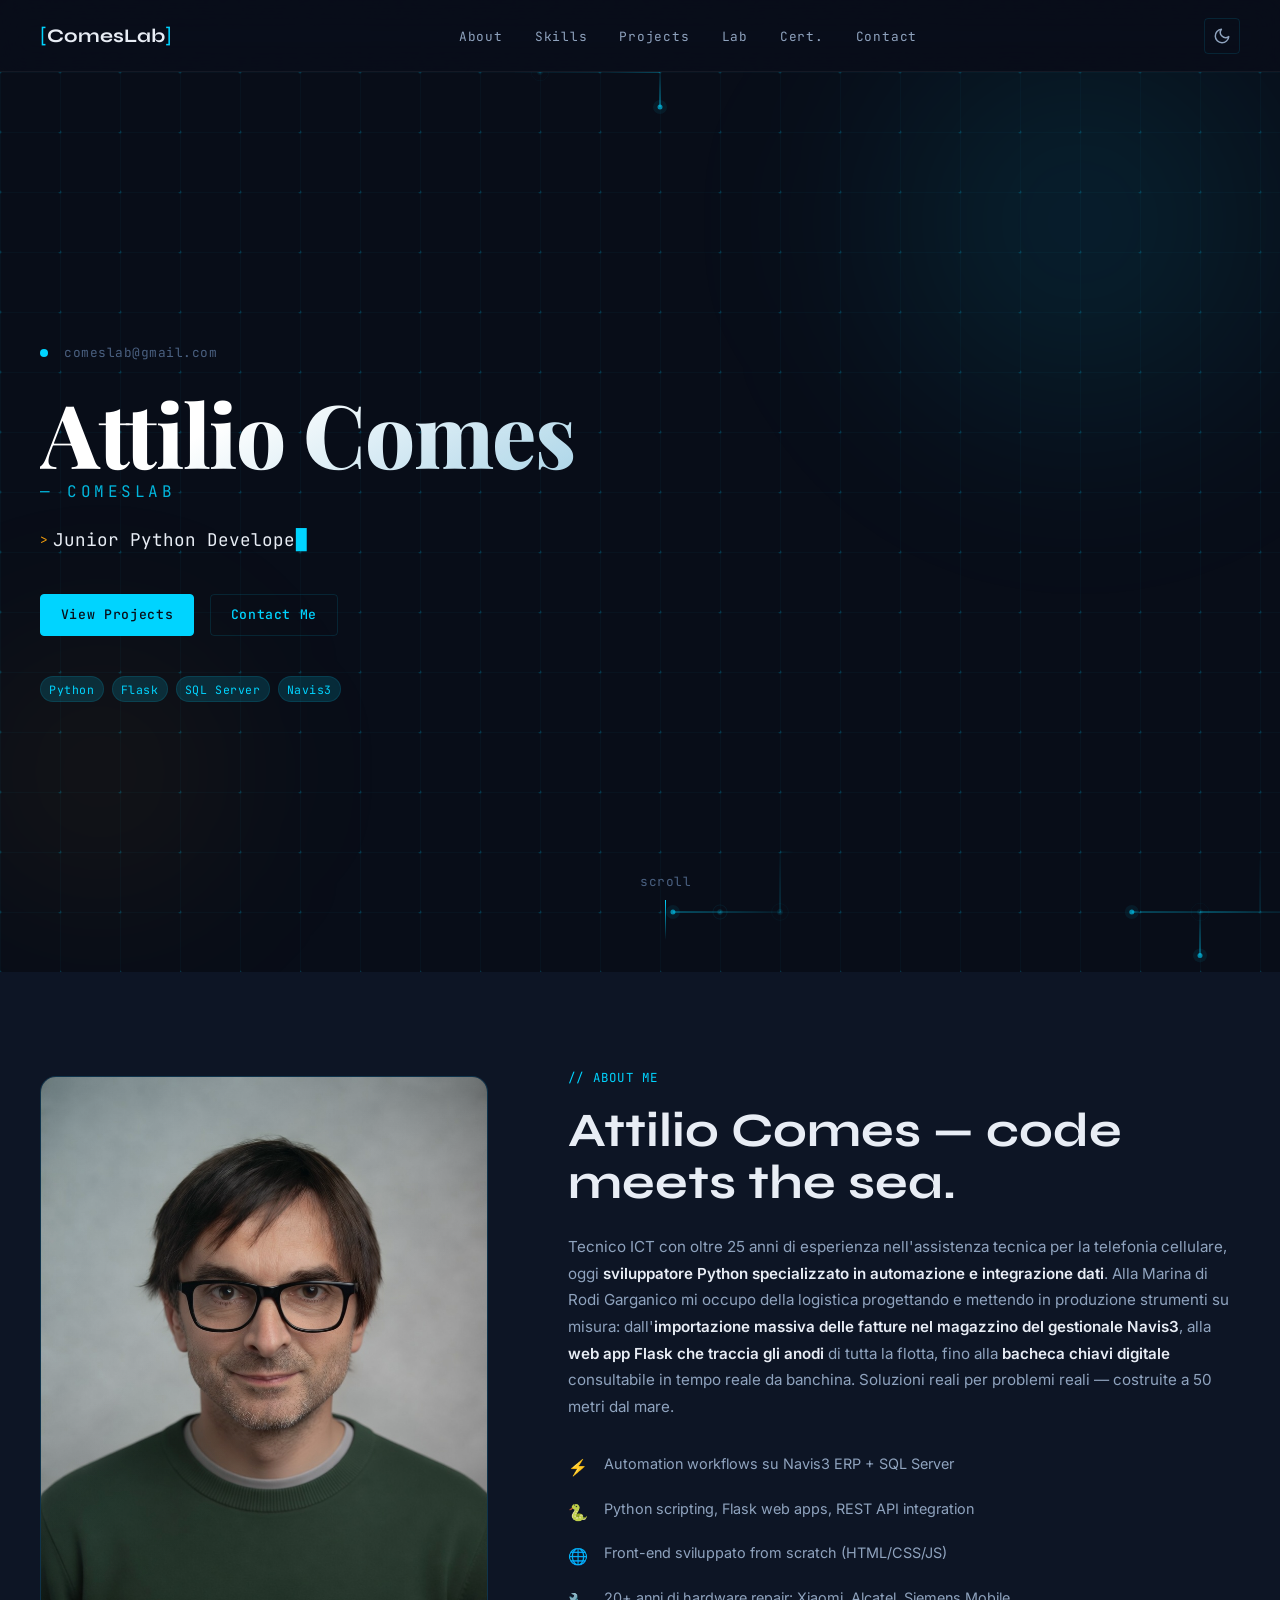
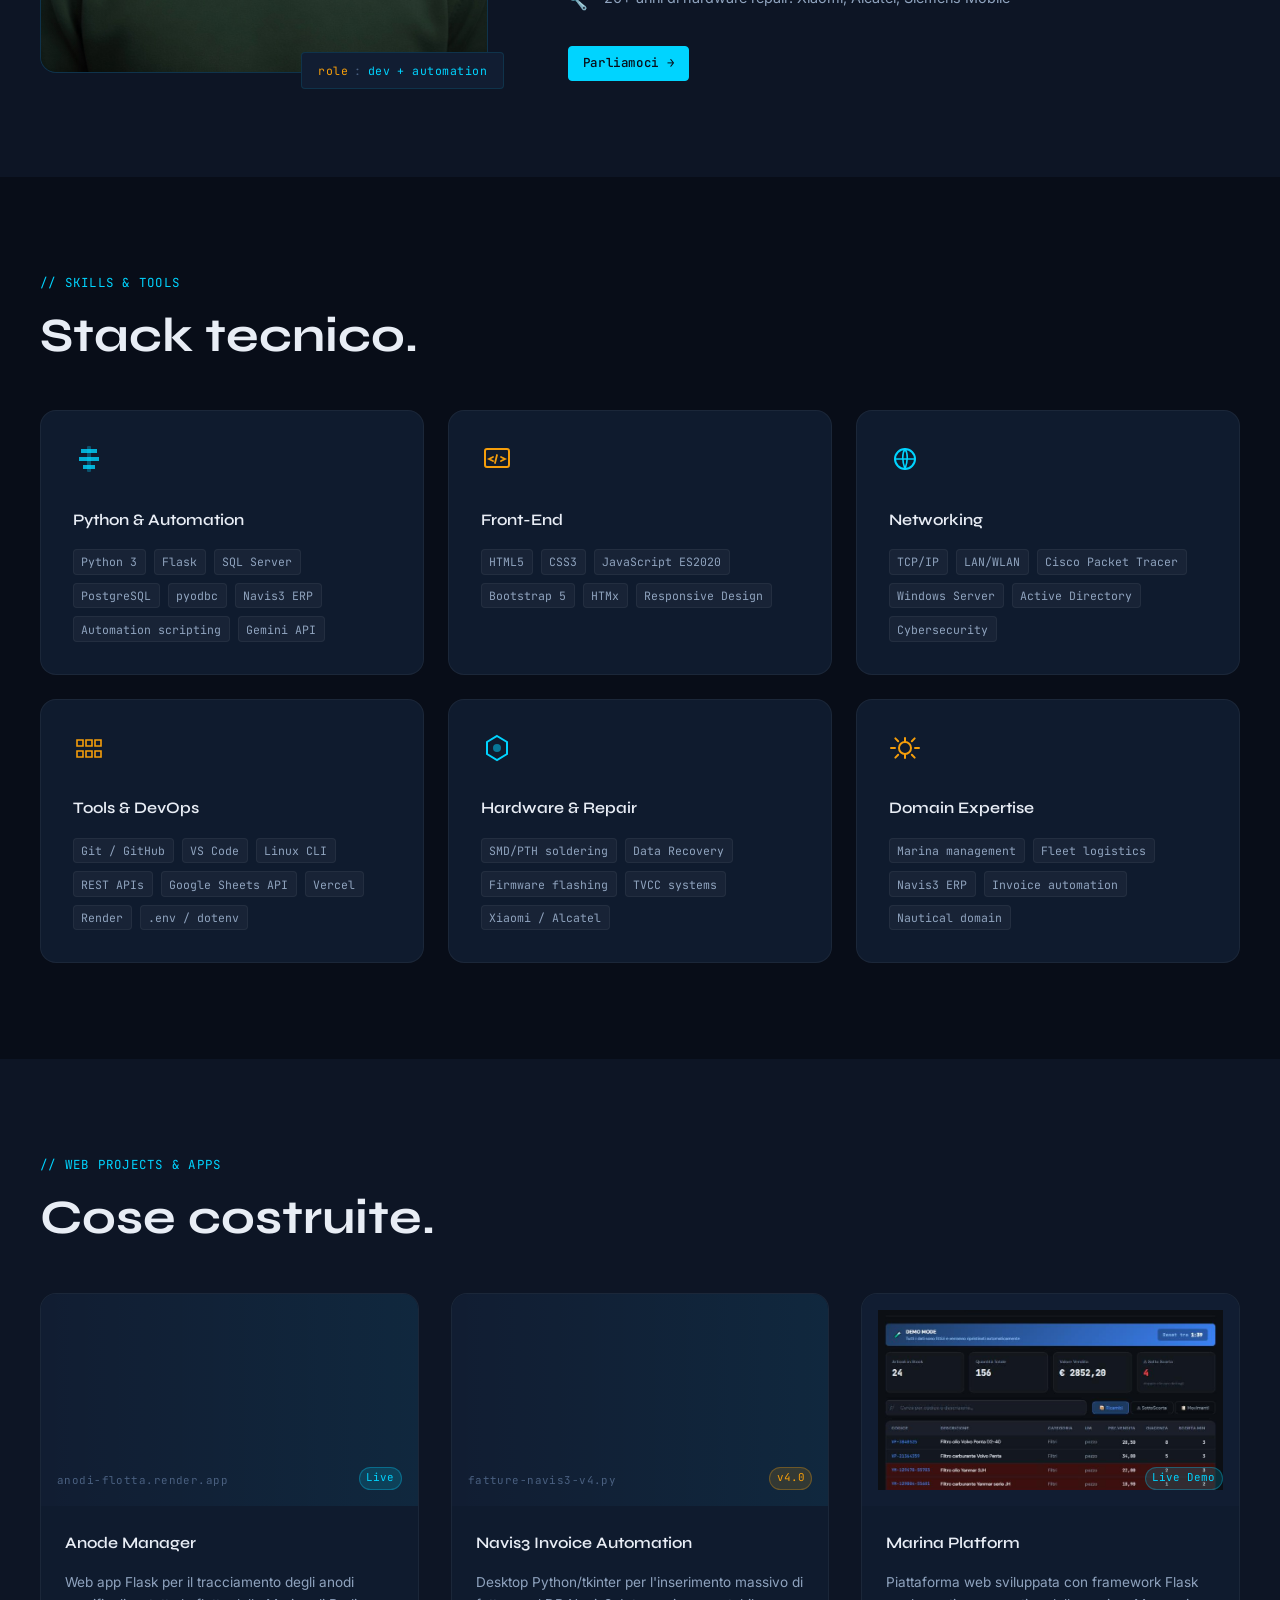
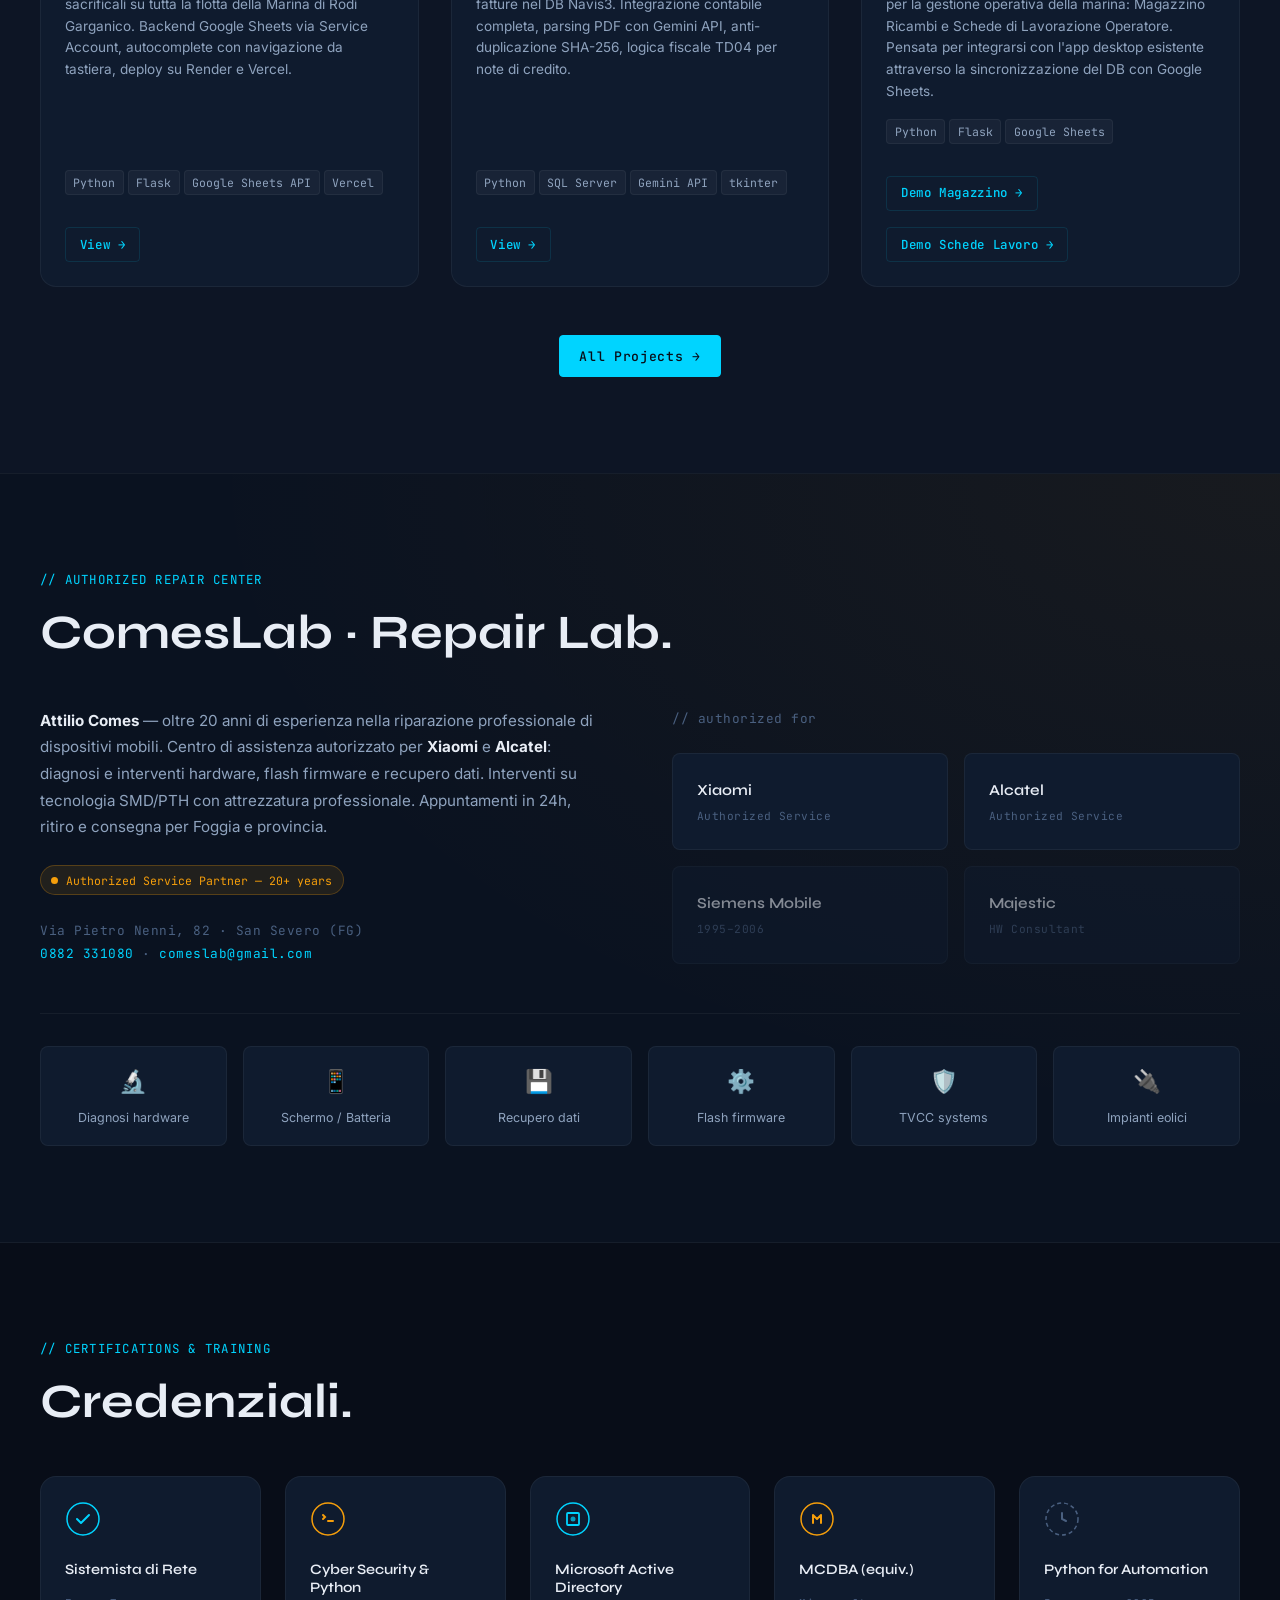
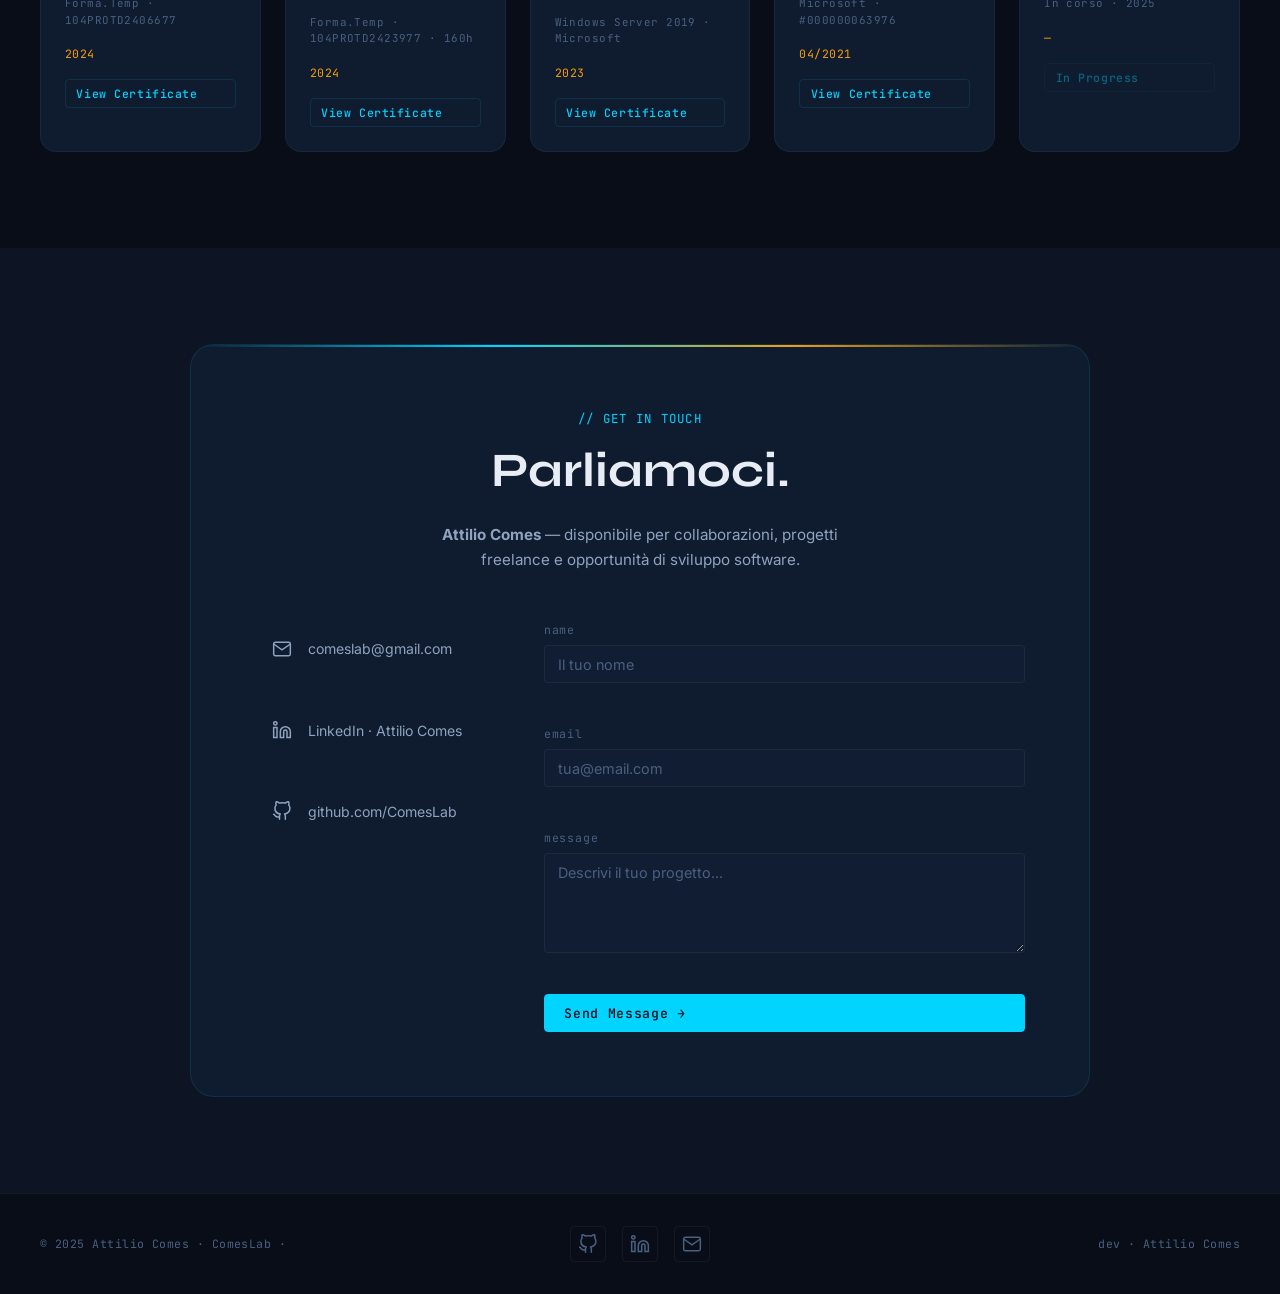
<file: index.html>
<!DOCTYPE html>
<html lang="it">
<head>
  <meta charset="UTF-8" />
  <meta name="viewport" content="width=device-width, initial-scale=1.0" />
  <meta name="description" content="Attilio Comes — Sviluppatore Python, automazione e integrazione dati. Portfolio personale: Flask web app, SQL Server, logistica marina. ComesLab, Rodi Garganico, Puglia." />
  <meta name="author" content="Attilio Comes" />
  <meta name="keywords" content="Attilio Comes, ComesLab, Python developer, Flask, SQL Server, Navis3, automation, marina, Rodi Garganico, Puglia, front-end developer" />
  <meta name="robots" content="index, follow, max-image-preview:large, max-snippet:-1" />
  <meta name="theme-color" content="#080d18" media="(prefers-color-scheme: dark)" />
  <meta name="theme-color" content="#f5f7fa" media="(prefers-color-scheme: light)" />
  <title>Attilio Comes — Python Developer & Automation | ComesLab</title>

  <!-- Favicon / icone -->
  <link rel="icon" href="/favicon.ico" sizes="32x32" />
  <link rel="icon" href="/favicon.svg" type="image/svg+xml" />
  <link rel="apple-touch-icon" href="/apple-touch-icon.png" />

  <!-- Open Graph / Facebook / LinkedIn -->
  <meta property="og:type"        content="website" />
  <meta property="og:url"         content="https://comeslab.github.io/" />
  <meta property="og:title"       content="Attilio Comes — ComesLab" />
  <meta property="og:description" content="Attilio Comes — Python Developer & Automation Specialist. Marina logistics automation, Flask web apps, SQL Server — Puglia, Italy." />
  <meta property="og:image"       content="https://comeslab.github.io/image/og-preview.jpg" />
  <meta property="og:image:width" content="1200" />
  <meta property="og:image:height" content="630" />
  <meta property="og:image:type"  content="image/jpeg" />
  <meta property="og:image:alt"   content="Attilio Comes — Python Developer & Automation Specialist, ComesLab" />
  <meta property="og:locale"      content="it_IT" />
  <meta property="og:site_name"   content="ComesLab" />

  <!-- Twitter Card -->
  <meta name="twitter:card"        content="summary_large_image" />
  <meta name="twitter:title"       content="Attilio Comes — ComesLab" />
  <meta name="twitter:description" content="Attilio Comes — Python Developer & Automation Specialist. Marina logistics automation, Flask web apps, SQL Server — Puglia, Italy." />
  <meta name="twitter:image"       content="https://comeslab.github.io/image/og-preview.jpg" />
  <meta name="twitter:image:alt"   content="Attilio Comes — Python Developer & Automation Specialist, ComesLab" />

  <!-- Canonical URL -->
  <link rel="canonical" href="https://comeslab.github.io/" />

  <!-- Structured data — Person + WebSite -->
  <script type="application/ld+json">
  {
    "@context": "https://schema.org",
    "@graph": [
      {
        "@type": "Person",
        "@id": "https://comeslab.github.io/#person",
        "name": "Attilio Comes",
        "givenName": "Attilio",
        "familyName": "Comes",
        "alternateName": "ComesLab",
        "description": "Attilio Comes e un sviluppatore Python specializzato in automazione e integrazione dati, con oltre 20 anni di esperienza ICT nella telefonia cellulare. Progetta web app Flask e sistemi di automazione per la Marina di Rodi Garganico.",
        "jobTitle": "Sviluppatore Python — Automazione e Integrazione Dati",
        "email": "mailto:comeslab@gmail.com",
        "url": "https://comeslab.github.io/",
        "image": "https://comeslab.github.io/image/og-preview.jpg",
        "worksFor": {
          "@type": "Organization",
          "name": "Marina di Rodi Garganico"
        },
        "address": {
          "@type": "PostalAddress",
          "addressRegion": "Puglia",
          "addressCountry": "IT"
        },
        "knowsAbout": ["Python", "Flask", "SQL Server", "Automation", "Telecommunications"],
        "sameAs": [
          "https://github.com/ComesLab",
          "https://www.linkedin.com/in/attilio-comes-b0248159/"
        ]
      },
      {
        "@type": "WebSite",
        "@id": "https://comeslab.github.io/#website",
        "url": "https://comeslab.github.io/",
        "name": "ComesLab — Portfolio di Attilio Comes",
        "alternateName": "Attilio Comes Portfolio",
        "inLanguage": "it",
        "author": { "@id": "https://comeslab.github.io/#person" }
      }
    ]
  }
  </script>

  <!-- Google Fonts — Syne + JetBrains Mono + Inter + Playfair Display (hero name) -->
  <link rel="preconnect" href="https://fonts.googleapis.com" />
  <link rel="preconnect" href="https://fonts.gstatic.com" crossorigin />
  <link href="https://fonts.googleapis.com/css2?family=Playfair+Display:wght@700;800;900&family=Syne:wght@400;600;700;800&family=JetBrains+Mono:wght@300;400;500&family=Inter:wght@300;400;500;600&display=swap" rel="stylesheet" />

  <link rel="stylesheet" href="style.css" />
</head>
<body>

  <!-- ═══ CURSOR FOLLOWER ═══════════════════════════════════════════════ -->
  <div class="cursor-dot" aria-hidden="true"></div>

  <!-- ═══ BACK TO TOP ══════════════════════════════════════════════════ -->
  <button class="back-to-top" aria-label="Torna in cima" id="backToTop">
    <svg width="20" height="20" viewBox="0 0 20 20" fill="none" aria-hidden="true">
      <path d="M10 15V5M5 10l5-5 5 5" stroke="currentColor" stroke-width="1.8" stroke-linecap="round" stroke-linejoin="round"/>
    </svg>
  </button>

  <!-- ═══ NAVBAR ════════════════════════════════════════════════════════ -->
  <header class="navbar" id="navbar" role="banner">
    <nav class="navbar__inner" aria-label="Navigazione principale">
      <a class="navbar__logo" href="#hero" aria-label="ComesLab — torna in cima">
        <span class="navbar__logo-bracket">[</span>ComesLab<span class="navbar__logo-bracket">]</span>
      </a>

      <ul class="navbar__links" id="navLinks" role="list">
        <li><a class="navbar__link" href="#about">About</a></li>
        <li><a class="navbar__link" href="#skills">Skills</a></li>
        <li><a class="navbar__link" href="#projects">Projects</a></li>
        <li><a class="navbar__link" href="#lab">Lab</a></li>
        <li><a class="navbar__link" href="#certifications">Cert.</a></li>
        <li><a class="navbar__link" href="#contact">Contact</a></li>
      </ul>

      <div class="navbar__controls">
        <!-- Dark/Light toggle -->
        <button class="theme-toggle" id="themeToggle" aria-label="Cambia tema">
          <svg class="icon-moon" width="18" height="18" viewBox="0 0 24 24" fill="none" aria-hidden="true">
            <path d="M21 12.79A9 9 0 1 1 11.21 3 7 7 0 0 0 21 12.79z" stroke="currentColor" stroke-width="2" stroke-linecap="round" stroke-linejoin="round"/>
          </svg>
          <svg class="icon-sun" width="18" height="18" viewBox="0 0 24 24" fill="none" aria-hidden="true">
            <circle cx="12" cy="12" r="5" stroke="currentColor" stroke-width="2"/>
            <line x1="12" y1="1" x2="12" y2="3" stroke="currentColor" stroke-width="2" stroke-linecap="round"/>
            <line x1="12" y1="21" x2="12" y2="23" stroke="currentColor" stroke-width="2" stroke-linecap="round"/>
            <line x1="4.22" y1="4.22" x2="5.64" y2="5.64" stroke="currentColor" stroke-width="2" stroke-linecap="round"/>
            <line x1="18.36" y1="18.36" x2="19.78" y2="19.78" stroke="currentColor" stroke-width="2" stroke-linecap="round"/>
            <line x1="1" y1="12" x2="3" y2="12" stroke="currentColor" stroke-width="2" stroke-linecap="round"/>
            <line x1="21" y1="12" x2="23" y2="12" stroke="currentColor" stroke-width="2" stroke-linecap="round"/>
            <line x1="4.22" y1="19.78" x2="5.64" y2="18.36" stroke="currentColor" stroke-width="2" stroke-linecap="round"/>
            <line x1="18.36" y1="5.64" x2="19.78" y2="4.22" stroke="currentColor" stroke-width="2" stroke-linecap="round"/>
          </svg>
        </button>

        <!-- Hamburger -->
        <button class="navbar__hamburger" id="hamburger" aria-label="Apri menu" aria-expanded="false" aria-controls="navLinks">
          <span class="navbar__hamburger-line"></span>
          <span class="navbar__hamburger-line"></span>
          <span class="navbar__hamburger-line"></span>
        </button>
      </div>
    </nav>
  </header>

  <main>

    <!-- ═══ HERO ══════════════════════════════════════════════════════════ -->
    <section class="hero" id="hero" aria-label="Presentazione">

      <!-- Animated circuit-grid SVG background -->
      <div class="hero__bg" aria-hidden="true">
        <svg class="hero__grid" width="100%" height="100%" xmlns="http://www.w3.org/2000/svg">
          <defs>
            <pattern id="circuitGrid" x="0" y="0" width="60" height="60" patternUnits="userSpaceOnUse">
              <path d="M 60 0 L 0 0 0 60" fill="none" stroke="currentColor" stroke-width="0.8" class="grid-line"/>
              <circle cx="0" cy="0" r="1.5" class="grid-dot"/>
              <circle cx="60" cy="0" r="1.5" class="grid-dot"/>
              <circle cx="0" cy="60" r="1.5" class="grid-dot"/>
            </pattern>
          </defs>
          <rect width="100%" height="100%" fill="url(#circuitGrid)"/>
        </svg>
        <div class="hero__blob hero__blob--1" aria-hidden="true"></div>
        <div class="hero__blob hero__blob--2" aria-hidden="true"></div>
        <canvas class="hero__pulses" aria-hidden="true"></canvas>
      </div>

      <div class="hero__content">
        <p class="hero__pre-label">
          <span class="hero__pre-dot" aria-hidden="true"></span>
          <span class="mono">comeslab@gmail.com</span>
        </p>

        <h1 class="hero__title">
          <span class="hero__title-name">Attilio Comes</span>
          <span class="hero__title-accent">— ComesLab</span>
        </h1>

        <p class="hero__subtitle">
          <span class="hero__typing-prefix mono">&gt; </span>
          <span class="hero__typing" id="typingText" aria-live="polite"></span>
          <span class="hero__cursor" aria-hidden="true">█</span>
        </p>

        <div class="hero__cta-group">
          <a class="btn btn--primary" href="#projects">View Projects</a>
          <a class="btn btn--ghost" href="#contact">Contact Me</a>
        </div>

        <div class="hero__badges">
          <span class="badge">Python</span>
          <span class="badge">Flask</span>
          <span class="badge">SQL Server</span>
          <span class="badge">Navis3</span>
        </div>
      </div>

      <div class="hero__scroll-hint" aria-hidden="true">
        <span class="mono">scroll</span>
        <div class="hero__scroll-line"></div>
      </div>
    </section>

    <!-- ═══ ABOUT ════════════════════════════════════════════════════════ -->
    <section class="about section-pad" id="about" aria-label="Chi e Attilio Comes">
      <div class="container">
        <div class="about__grid">

          <div class="about__image-wrap reveal">
            <!-- Replace src with your professional headshot -->
            <div class="about__image-frame">
              <img
                src="image/attilio-comes.jpg?v=2"
                alt="Attilio Comes — Python Developer e Automation Specialist, fondatore ComesLab, Rodi Garganico"
                class="about__image"
                loading="eager"
                onerror="this.style.display='none'; this.nextElementSibling.style.display='flex';"
              />
              <div class="about__image-placeholder" style="display:none;">
                <span class="mono">[ headshot ]</span>
              </div>
            </div>
            <div class="about__image-tag mono">
              <span class="tag-key">role</span>
              <span class="tag-sep">:</span>
              <span class="tag-val">dev + automation</span>
            </div>
          </div>

          <div class="about__text reveal reveal--delay-1">
            <p class="section-label mono">// about me</p>
            <h2 class="section-heading">Attilio Comes — code meets the sea.</h2>
            <p class="about__body">
              Tecnico ICT con oltre 25 anni di esperienza nell'assistenza tecnica per la telefonia cellulare,
              oggi <strong>sviluppatore Python specializzato in automazione e integrazione dati</strong>.
              Alla Marina di Rodi Garganico mi occupo della logistica progettando e mettendo in produzione strumenti su misura:
              dall'<strong>importazione massiva delle fatture nel magazzino del gestionale Navis3</strong>,
              alla <strong>web app Flask che traccia gli anodi</strong> di tutta la flotta,
              fino alla <strong>bacheca chiavi digitale</strong> consultabile in tempo reale da banchina.
              Soluzioni reali per problemi reali — costruite a 50 metri dal mare.
            </p>
            <ul class="about__list">
              <li class="about__list-item">
                <span class="about__list-icon" aria-hidden="true">⚡</span>
                Automation workflows su Navis3 ERP + SQL Server
              </li>
              <li class="about__list-item">
                <span class="about__list-icon" aria-hidden="true">🐍</span>
                Python scripting, Flask web apps, REST API integration
              </li>
              <li class="about__list-item">
                <span class="about__list-icon" aria-hidden="true">🌐</span>
                Front-end sviluppato from scratch (HTML/CSS/JS)
              </li>
              <li class="about__list-item">
                <span class="about__list-icon" aria-hidden="true">🔧</span>
                20+ anni di hardware repair: Xiaomi, Alcatel, Siemens Mobile
              </li>
            </ul>
            <a class="btn btn--primary btn--sm" href="#contact">Parliamoci →</a>
          </div>
        </div>
      </div>
    </section>

    <!-- ═══ SKILLS ═══════════════════════════════════════════════════════ -->
    <section class="skills section-pad" id="skills" aria-label="Competenze">
      <div class="container">
        <div class="section-header reveal">
          <p class="section-label mono">// skills &amp; tools</p>
          <h2 class="section-heading">Stack tecnico.</h2>
        </div>

        <div class="skills__grid">

          <div class="skill-card reveal">
            <div class="skill-card__icon" aria-hidden="true">
              <svg width="32" height="32" viewBox="0 0 32 32" fill="none">
                <path d="M8 6h16v4H8zM6 14h20v4H6zM10 22h12v4H10z" fill="var(--clr-accent-blue)" opacity="0.8"/>
                <rect x="14" y="3" width="4" height="26" rx="1" fill="var(--clr-accent-blue)" opacity="0.3"/>
              </svg>
            </div>
            <h3 class="skill-card__title">Python &amp; Automation</h3>
            <div class="skill-card__tags">
              <span class="skill-tag">Python 3</span>
              <span class="skill-tag">Flask</span>
              <span class="skill-tag">SQL Server</span>
              <span class="skill-tag">PostgreSQL</span>
              <span class="skill-tag">pyodbc</span>
              <span class="skill-tag">Navis3 ERP</span>
              <span class="skill-tag">Automation scripting</span>
              <span class="skill-tag">Gemini API</span>
            </div>
          </div>

          <div class="skill-card reveal reveal--delay-1">
            <div class="skill-card__icon" aria-hidden="true">
              <svg width="32" height="32" viewBox="0 0 32 32" fill="none">
                <rect x="4" y="6" width="24" height="18" rx="2" stroke="var(--clr-accent-amber)" stroke-width="2" fill="none"/>
                <path d="M12 14l-4 2 4 2M20 14l4 2-4 2M16 12l-2 8" stroke="var(--clr-accent-amber)" stroke-width="1.8" stroke-linecap="round"/>
              </svg>
            </div>
            <h3 class="skill-card__title">Front-End</h3>
            <div class="skill-card__tags">
              <span class="skill-tag">HTML5</span>
              <span class="skill-tag">CSS3</span>
              <span class="skill-tag">JavaScript ES2020</span>
              <span class="skill-tag">Bootstrap 5</span>
              <span class="skill-tag">HTMx</span>
              <span class="skill-tag">Responsive Design</span>
              <!-- <span class="skill-tag">Jinja2</span> -->
            </div>
          </div>

          <div class="skill-card reveal reveal--delay-2">
            <div class="skill-card__icon" aria-hidden="true">
              <svg width="32" height="32" viewBox="0 0 32 32" fill="none">
                <circle cx="16" cy="16" r="10" stroke="var(--clr-accent-blue)" stroke-width="2" fill="none"/>
                <path d="M6 16h20M16 6c-3 4-3 12 0 20M16 6c3 4 3 12 0 20" stroke="var(--clr-accent-blue)" stroke-width="1.6" stroke-linecap="round"/>
              </svg>
            </div>
            <h3 class="skill-card__title">Networking</h3>
            <div class="skill-card__tags">
              <span class="skill-tag">TCP/IP</span>
              <span class="skill-tag">LAN/WLAN</span>
              <span class="skill-tag">Cisco Packet Tracer</span>
              <span class="skill-tag">Windows Server</span>
              <span class="skill-tag">Active Directory</span>
              <span class="skill-tag">Cybersecurity</span>
            </div>
          </div>

          <div class="skill-card reveal reveal--delay-1">
            <div class="skill-card__icon" aria-hidden="true">
              <svg width="32" height="32" viewBox="0 0 32 32" fill="none">
                <path d="M4 8h6v6H4zM13 8h6v6h-6zM22 8h6v6h-6zM4 19h6v6H4zM13 19h6v6h-6zM22 19h6v6h-6z" stroke="var(--clr-accent-amber)" stroke-width="1.6" fill="none"/>
              </svg>
            </div>
            <h3 class="skill-card__title">Tools &amp; DevOps</h3>
            <div class="skill-card__tags">
              <span class="skill-tag">Git / GitHub</span>
              <span class="skill-tag">VS Code</span>
              <span class="skill-tag">Linux CLI</span>
              <span class="skill-tag">REST APIs</span>
              <span class="skill-tag">Google Sheets API</span>
              <span class="skill-tag">Vercel</span>
              <span class="skill-tag">Render</span>
              <span class="skill-tag">.env / dotenv</span>
            </div>
          </div>

          <div class="skill-card reveal reveal--delay-2">
            <div class="skill-card__icon" aria-hidden="true">
              <svg width="32" height="32" viewBox="0 0 32 32" fill="none">
                <path d="M16 4l10 6v12l-10 6L6 22V10l10-6z" stroke="var(--clr-accent-blue)" stroke-width="2" fill="none"/>
                <circle cx="16" cy="16" r="4" fill="var(--clr-accent-blue)" opacity="0.5"/>
              </svg>
            </div>
            <h3 class="skill-card__title">Hardware &amp; Repair</h3>
            <div class="skill-card__tags">
              <span class="skill-tag">SMD/PTH soldering</span>
              <span class="skill-tag">Data Recovery</span>
              <span class="skill-tag">Firmware flashing</span>
              <span class="skill-tag">TVCC systems</span>
              <span class="skill-tag">Xiaomi / Alcatel</span>
            </div>
          </div>

          <div class="skill-card reveal reveal--delay-3">
            <div class="skill-card__icon" aria-hidden="true">
              <svg width="32" height="32" viewBox="0 0 32 32" fill="none">
                <path d="M16 6v4M16 22v4M6 16H2M30 16h-4M9.17 9.17 6.34 6.34M25.66 25.66l-2.83-2.83M9.17 22.83l-2.83 2.83M25.66 6.34l-2.83 2.83" stroke="var(--clr-accent-amber)" stroke-width="2" stroke-linecap="round"/>
                <circle cx="16" cy="16" r="6" stroke="var(--clr-accent-amber)" stroke-width="2" fill="none"/>
              </svg>
            </div>
            <h3 class="skill-card__title">Domain Expertise</h3>
            <div class="skill-card__tags">
              <span class="skill-tag">Marina management</span>
              <span class="skill-tag">Fleet logistics</span>
              <span class="skill-tag">Navis3 ERP</span>
              <span class="skill-tag">Invoice automation</span>
              <span class="skill-tag">Nautical domain</span>
            </div>
          </div>

        </div>
      </div>
    </section>

    <!-- ═══ PROJECTS ══════════════════════════════════════════════════════ -->
    <section class="projects section-pad" id="projects" aria-label="Progetti di Attilio Comes">
      <div class="container">
        <div class="section-header reveal">
          <p class="section-label mono">// web projects &amp; apps</p>
          <h2 class="section-heading">Cose costruite.</h2>
        </div>

        <div class="projects__grid">

          <!-- Project 1: Anode Manager -->
          <article class="card--project reveal">
            <div class="card--project__image-wrap">
              <!-- Replace with dark mockup screenshot of Anode Manager app -->
              <div class="card--project__image skeleton" aria-label="Screenshot Anode Manager app">
                <div class="card--project__image-label mono">anodi-flotta.render.app</div>
              </div>
              <span class="card--project__badge">Live</span>
            </div>
            <div class="card--project__body">
              <h3 class="card--project__title">Anode Manager</h3>
              <p class="card--project__desc">
                Web app Flask per il tracciamento degli anodi sacrificali su tutta la flotta della Marina di Rodi Garganico. 
                Backend Google Sheets via Service Account, autocomplete con navigazione da tastiera, deploy su Render e Vercel.
              </p>
              <div class="card--project__tags">
                <span class="skill-tag">Python</span>
                <span class="skill-tag">Flask</span>
                <span class="skill-tag">Google Sheets API</span>
                <span class="skill-tag">Vercel</span>
              </div>
              <div class="card--project__actions">
                <a class="btn btn--ghost btn--sm" href="projects.html">View →</a>
              </div>
            </div>
          </article>

          <!-- Project 2: Invoice Automation -->
          <article class="card--project reveal reveal--delay-1">
            <div class="card--project__image-wrap">
              <!-- Replace with dark mockup screenshot of Navis3 invoice app -->
              <div class="card--project__image skeleton" aria-label="Screenshot Navis3 Invoice Automation">
                <div class="card--project__image-label mono">fatture-navis3-v4.py</div>
              </div>
              <span class="card--project__badge card--project__badge--amber">v4.0</span>
            </div>
            <div class="card--project__body">
              <h3 class="card--project__title">Navis3 Invoice Automation</h3>
              <p class="card--project__desc">
                Desktop Python/tkinter per l'inserimento massivo di fatture nel DB Navis3. 
                Integrazione contabile completa, parsing PDF con Gemini API, anti-duplicazione SHA-256, 
                logica fiscale TD04 per note di credito.
              </p>
              <div class="card--project__tags">
                <span class="skill-tag">Python</span>
                <span class="skill-tag">SQL Server</span>
                <span class="skill-tag">Gemini API</span>
                <span class="skill-tag">tkinter</span>
              </div>
              <div class="card--project__actions">
                <a class="btn btn--ghost btn--sm" href="projects.html">View →</a>
              </div>
            </div>
          </article>

          <!-- Project 3: Marina Platform -->
          <article class="card--project reveal reveal--delay-2">
            <div class="card--project__image-wrap">
              <div class="card--project__image">
                <img src="image/marina-magazzino.jpg" alt="Screenshot Marina Platform — Dashboard Magazzino Ricambi" loading="lazy" width="800" height="557">
              </div>
              <span class="card--project__badge">Live Demo</span>
            </div>
            <div class="card--project__body">
              <h3 class="card--project__title">Marina Platform</h3>
              <p class="card--project__desc">
                Piattaforma web sviluppata con framework Flask per la gestione operativa della marina:
                Magazzino Ricambi e Schede di Lavorazione Operatore. Pensata per integrarsi con l'app
                desktop esistente attraverso la sincronizzazione del DB con Google Sheets.
              </p>
              <div class="card--project__tags">
                <span class="skill-tag">Python</span>
                <span class="skill-tag">Flask</span>
                <span class="skill-tag">Google Sheets</span>
              </div>
              <div class="card--project__actions">
                <a class="btn btn--ghost btn--sm" href="https://schede-lavoro.vercel.app/" target="_blank" rel="noopener">Demo Magazzino →</a>
                <a class="btn btn--ghost btn--sm" href="https://schede-lavoro.vercel.app/meccanico" target="_blank" rel="noopener">Demo Schede Lavoro →</a>
              </div>
            </div>
          </article>

        </div>

        <div class="projects__cta reveal">
          <a class="btn btn--primary" href="projects.html">All Projects →</a>
        </div>
      </div>
    </section>

    <!-- ═══ LAB ═══════════════════════════════════════════════════════════ -->
    <section class="lab section-pad" id="lab" aria-label="ComesLab — Authorized Repair Center">
      <div class="container">
        <div class="lab__inner">

          <div class="reveal">
            <p class="section-label mono">// authorized repair center</p>
            <h2 class="section-heading">ComesLab · Repair Lab.</h2>
          </div>

          <div class="lab__grid">
            <div class="lab__text reveal">
              <p class="lab__body">
                <strong>Attilio Comes</strong> — oltre 20 anni di esperienza nella riparazione professionale di dispositivi mobili.
                Centro di assistenza autorizzato per <strong>Xiaomi</strong> e <strong>Alcatel</strong>:
                diagnosi e interventi hardware, flash firmware e recupero dati.
                Interventi su tecnologia SMD/PTH con attrezzatura professionale.
                Appuntamenti in 24h, ritiro e consegna per Foggia e provincia.
              </p>
              <div class="lab__badge">
                <span class="lab__badge-dot" aria-hidden="true"></span>
                Authorized Service Partner — 20+ years
              </div>
              <address class="lab__address mono">
                Via Pietro Nenni, 82 · San Severo (FG)<br/>
                <a href="tel:+390882331080">0882 331080</a> ·
                <a href="mailto:comeslab@gmail.com">comeslab@gmail.com</a>
              </address>
            </div>

            <div class="lab__brands reveal reveal--delay-1">
              <p class="lab__brands-label mono">// authorized for</p>
              <div class="lab__brands-grid">
                <div class="lab__brand-card">
                  <!-- Replace inner content with actual Xiaomi SVG logo -->
                  <span class="lab__brand-name">Xiaomi</span>
                  <span class="lab__brand-sub mono">Authorized Service</span>
                </div>
                <div class="lab__brand-card">
                  <!-- Replace inner content with actual Alcatel SVG logo -->
                  <span class="lab__brand-name">Alcatel</span>
                  <span class="lab__brand-sub mono">Authorized Service</span>
                </div>
                <div class="lab__brand-card lab__brand-card--past">
                  <span class="lab__brand-name">Siemens Mobile</span>
                  <span class="lab__brand-sub mono">1995–2006</span>
                </div>
                <div class="lab__brand-card lab__brand-card--past">
                  <span class="lab__brand-name">Majestic</span>
                  <span class="lab__brand-sub mono">HW Consultant</span>
                </div>
              </div>
            </div>
          </div>

          <div class="lab__services reveal reveal--delay-2">
            <div class="lab__service-item">
              <span class="lab__service-icon" aria-hidden="true">🔬</span>
              <span>Diagnosi hardware</span>
            </div>
            <div class="lab__service-item">
              <span class="lab__service-icon" aria-hidden="true">📱</span>
              <span>Schermo / Batteria</span>
            </div>
            <div class="lab__service-item">
              <span class="lab__service-icon" aria-hidden="true">💾</span>
              <span>Recupero dati</span>
            </div>
            <div class="lab__service-item">
              <span class="lab__service-icon" aria-hidden="true">⚙️</span>
              <span>Flash firmware</span>
            </div>
            <div class="lab__service-item">
              <span class="lab__service-icon" aria-hidden="true">🛡️</span>
              <span>TVCC systems</span>
            </div>
            <div class="lab__service-item">
              <span class="lab__service-icon" aria-hidden="true">🔌</span>
              <span>Impianti eolici</span>
            </div>
          </div>

        </div>
      </div>
    </section>

    <!-- ═══ CERTIFICATIONS ════════════════════════════════════════════════ -->
    <section class="certifications section-pad" id="certifications" aria-label="Certificazioni">
      <div class="container">
        <div class="section-header reveal">
          <p class="section-label mono">// certifications &amp; training</p>
          <h2 class="section-heading">Credenziali.</h2>
        </div>

        <div class="certs__strip" role="list">

          <div class="cert-card reveal" role="listitem">
            <div class="cert-card__icon" aria-hidden="true">
              <svg width="36" height="36" viewBox="0 0 36 36" fill="none">
                <circle cx="18" cy="18" r="16" stroke="var(--clr-accent-blue)" stroke-width="1.5" fill="none"/>
                <path d="M12 18l4 4 8-8" stroke="var(--clr-accent-blue)" stroke-width="2" stroke-linecap="round" stroke-linejoin="round"/>
              </svg>
            </div>
            <h3 class="cert-card__title">Sistemista di Rete</h3>
            <p class="cert-card__issuer mono">Forma.Temp · 104PROTD2406677</p>
            <p class="cert-card__year mono">2024</p>
            <a class="btn btn--ghost btn--xs" href="#">View Certificate</a>
          </div>

          <div class="cert-card reveal reveal--delay-1" role="listitem">
            <div class="cert-card__icon" aria-hidden="true">
              <svg width="36" height="36" viewBox="0 0 36 36" fill="none">
                <circle cx="18" cy="18" r="16" stroke="var(--clr-accent-amber)" stroke-width="1.5" fill="none"/>
                <path d="M13 14l2 2-2 2M18 20h5" stroke="var(--clr-accent-amber)" stroke-width="2" stroke-linecap="round"/>
              </svg>
            </div>
            <h3 class="cert-card__title">Cyber Security &amp; Python</h3>
            <p class="cert-card__issuer mono">Forma.Temp · 104PROTD2423977 · 160h</p>
            <p class="cert-card__year mono">2024</p>
            <a class="btn btn--ghost btn--xs" href="#">View Certificate</a>
          </div>

          <div class="cert-card reveal reveal--delay-2" role="listitem">
            <div class="cert-card__icon" aria-hidden="true">
              <svg width="36" height="36" viewBox="0 0 36 36" fill="none">
                <circle cx="18" cy="18" r="16" stroke="var(--clr-accent-blue)" stroke-width="1.5" fill="none"/>
                <rect x="12" y="12" width="12" height="12" rx="1" stroke="var(--clr-accent-blue)" stroke-width="1.8" fill="none"/>
                <circle cx="18" cy="18" r="2.5" fill="var(--clr-accent-blue)" opacity="0.7"/>
              </svg>
            </div>
            <h3 class="cert-card__title">Microsoft Active Directory</h3>
            <p class="cert-card__issuer mono">Windows Server 2019 · Microsoft</p>
            <p class="cert-card__year mono">2023</p>
            <a class="btn btn--ghost btn--xs" href="#">View Certificate</a>
          </div>

          <div class="cert-card reveal reveal--delay-3" role="listitem">
            <div class="cert-card__icon" aria-hidden="true">
              <svg width="36" height="36" viewBox="0 0 36 36" fill="none">
                <circle cx="18" cy="18" r="16" stroke="var(--clr-accent-amber)" stroke-width="1.5" fill="none"/>
                <path d="M14 22V14l4 4 4-4v8" stroke="var(--clr-accent-amber)" stroke-width="2" stroke-linecap="round" stroke-linejoin="round"/>
              </svg>
            </div>
            <h3 class="cert-card__title">MCDBA (equiv.)</h3>
            <p class="cert-card__issuer mono">Microsoft · #000000063976</p>
            <p class="cert-card__year mono">04/2021</p>
            <a class="btn btn--ghost btn--xs" href="#">View Certificate</a>
          </div>

          <div class="cert-card cert-card--wip reveal reveal--delay-1" role="listitem">
            <div class="cert-card__icon" aria-hidden="true">
              <svg width="36" height="36" viewBox="0 0 36 36" fill="none">
                <circle cx="18" cy="18" r="16" stroke="var(--clr-text-muted)" stroke-width="1.5" fill="none" stroke-dasharray="4 3"/>
                <path d="M18 12v6l4 2" stroke="var(--clr-text-muted)" stroke-width="2" stroke-linecap="round"/>
              </svg>
            </div>
            <h3 class="cert-card__title">Python for Automation</h3>
            <p class="cert-card__issuer mono">In corso · 2025</p>
            <p class="cert-card__year mono">—</p>
            <span class="btn btn--ghost btn--xs btn--disabled">In Progress</span>
          </div>

        </div>
      </div>
    </section>

    <!-- ═══ CONTACT ════════════════════════════════════════════════════════ -->
    <section class="contact section-pad" id="contact" aria-label="Contatta Attilio Comes">
      <div class="container">
        <div class="contact__card reveal">

          <div class="contact__header">
            <p class="section-label mono">// get in touch</p>
            <h2 class="section-heading">Parliamoci.</h2>
            <p class="contact__sub">
              <strong>Attilio Comes</strong> — disponibile per collaborazioni, progetti freelance e opportunità di sviluppo software.
            </p>
          </div>

          <div class="contact__layout">

            <div class="contact__info">
              <a class="contact__link" href="mailto:comeslab@gmail.com">
                <svg width="20" height="20" viewBox="0 0 24 24" fill="none" aria-hidden="true">
                  <path d="M4 4h16c1.1 0 2 .9 2 2v12c0 1.1-.9 2-2 2H4c-1.1 0-2-.9-2-2V6c0-1.1.9-2 2-2z" stroke="currentColor" stroke-width="1.8" fill="none"/>
                  <polyline points="22,6 12,13 2,6" stroke="currentColor" stroke-width="1.8"/>
                </svg>
                comeslab@gmail.com
              </a>
              <a class="contact__link" href="https://www.linkedin.com/in/attilio-comes-b0248159/" target="_blank" rel="noopener">
                <svg width="20" height="20" viewBox="0 0 24 24" fill="none" aria-hidden="true">
                  <path d="M16 8a6 6 0 0 1 6 6v7h-4v-7a2 2 0 0 0-2-2 2 2 0 0 0-2 2v7h-4v-7a6 6 0 0 1 6-6z" stroke="currentColor" stroke-width="1.8" fill="none"/>
                  <rect x="2" y="9" width="4" height="12" stroke="currentColor" stroke-width="1.8" fill="none"/>
                  <circle cx="4" cy="4" r="2" stroke="currentColor" stroke-width="1.8" fill="none"/>
                </svg>
                LinkedIn · Attilio Comes
              </a>
              <a class="contact__link" href="https://github.com/ComesLab" target="_blank" rel="noopener">
                <svg width="20" height="20" viewBox="0 0 24 24" fill="none" aria-hidden="true">
                  <path d="M9 19c-5 1.5-5-2.5-7-3m14 6v-3.87a3.37 3.37 0 0 0-.94-2.61c3.14-.35 6.44-1.54 6.44-7A5.44 5.44 0 0 0 20 4.77 5.07 5.07 0 0 0 19.91 1S18.73.65 16 2.48a13.38 13.38 0 0 0-7 0C6.27.65 5.09 1 5.09 1A5.07 5.07 0 0 0 5 4.77a5.44 5.44 0 0 0-1.5 3.78c0 5.42 3.3 6.61 6.44 7A3.37 3.37 0 0 0 9 18.13V22" stroke="currentColor" stroke-width="1.8" stroke-linecap="round" stroke-linejoin="round"/>
                </svg>
                github.com/ComesLab
              </a>
            </div>

            <div class="contact__form-wrap">
              <div class="contact__form" id="contactForm" novalidate>
                <div class="form__group">
                  <label class="form__label mono" for="contactName">name</label>
                  <input class="form__input" type="text" id="contactName" name="name" placeholder="Il tuo nome" autocomplete="name" />
                  <span class="form__error" id="nameError" aria-live="polite"></span>
                </div>
                <div class="form__group">
                  <label class="form__label mono" for="contactEmail">email</label>
                  <input class="form__input" type="email" id="contactEmail" name="email" placeholder="tua@email.com" autocomplete="email" />
                  <span class="form__error" id="emailError" aria-live="polite"></span>
                </div>
                <div class="form__group">
                  <label class="form__label mono" for="contactMessage">message</label>
                  <textarea class="form__input form__textarea" id="contactMessage" name="message" placeholder="Descrivi il tuo progetto..." rows="4"></textarea>
                  <span class="form__error" id="messageError" aria-live="polite"></span>
                </div>
                <button class="btn btn--primary" type="button" id="contactSubmit">Send Message →</button>
              </div>
            </div>

          </div>
        </div>
      </div>

      <!-- Toast notification -->
      <div class="toast" id="toast" role="status" aria-live="polite">
        <span class="toast__icon" aria-hidden="true">✓</span>
        Messaggio inviato! Ti rispondo entro 24h.
      </div>
    </section>

  </main>

  <!-- ═══ FOOTER ════════════════════════════════════════════════════════ -->
  <footer class="footer" role="contentinfo">
    <div class="container">
      <div class="footer__inner">
        <p class="footer__copy mono">
          © 2025 Attilio Comes · ComesLab · 
        </p>
        <div class="footer__socials">
          <a class="footer__social-link" href="https://github.com/ComesLab" target="_blank" rel="noopener" aria-label="GitHub ComesLab">
            <svg width="20" height="20" viewBox="0 0 24 24" fill="none" aria-hidden="true">
              <path d="M9 19c-5 1.5-5-2.5-7-3m14 6v-3.87a3.37 3.37 0 0 0-.94-2.61c3.14-.35 6.44-1.54 6.44-7A5.44 5.44 0 0 0 20 4.77 5.07 5.07 0 0 0 19.91 1S18.73.65 16 2.48a13.38 13.38 0 0 0-7 0C6.27.65 5.09 1 5.09 1A5.07 5.07 0 0 0 5 4.77a5.44 5.44 0 0 0-1.5 3.78c0 5.42 3.3 6.61 6.44 7A3.37 3.37 0 0 0 9 18.13V22" stroke="currentColor" stroke-width="1.8" stroke-linecap="round" stroke-linejoin="round"/>
            </svg>
          </a>
          <a class="footer__social-link" href="https://www.linkedin.com/in/attilio-comes-b0248159/" target="_blank" rel="noopener" aria-label="LinkedIn Attilio Comes">
            <svg width="20" height="20" viewBox="0 0 24 24" fill="none" aria-hidden="true">
              <path d="M16 8a6 6 0 0 1 6 6v7h-4v-7a2 2 0 0 0-2-2 2 2 0 0 0-2 2v7h-4v-7a6 6 0 0 1 6-6z" stroke="currentColor" stroke-width="1.8" fill="none"/>
              <rect x="2" y="9" width="4" height="12" stroke="currentColor" stroke-width="1.8" fill="none"/>
              <circle cx="4" cy="4" r="2" stroke="currentColor" stroke-width="1.8" fill="none"/>
            </svg>
          </a>
          <a class="footer__social-link" href="mailto:comeslab@gmail.com" aria-label="Email Attilio Comes">
            <svg width="20" height="20" viewBox="0 0 24 24" fill="none" aria-hidden="true">
              <path d="M4 4h16c1.1 0 2 .9 2 2v12c0 1.1-.9 2-2 2H4c-1.1 0-2-.9-2-2V6c0-1.1.9-2 2-2z" stroke="currentColor" stroke-width="1.8" fill="none"/>
              <polyline points="22,6 12,13 2,6" stroke="currentColor" stroke-width="1.8"/>
            </svg>
          </a>
        </div>
        <p class="footer__dev mono">dev · Attilio Comes</p>
      </div>
    </div>
  </footer>

  <script src="main.js" type="module"></script>
</body>
</html>
</file>
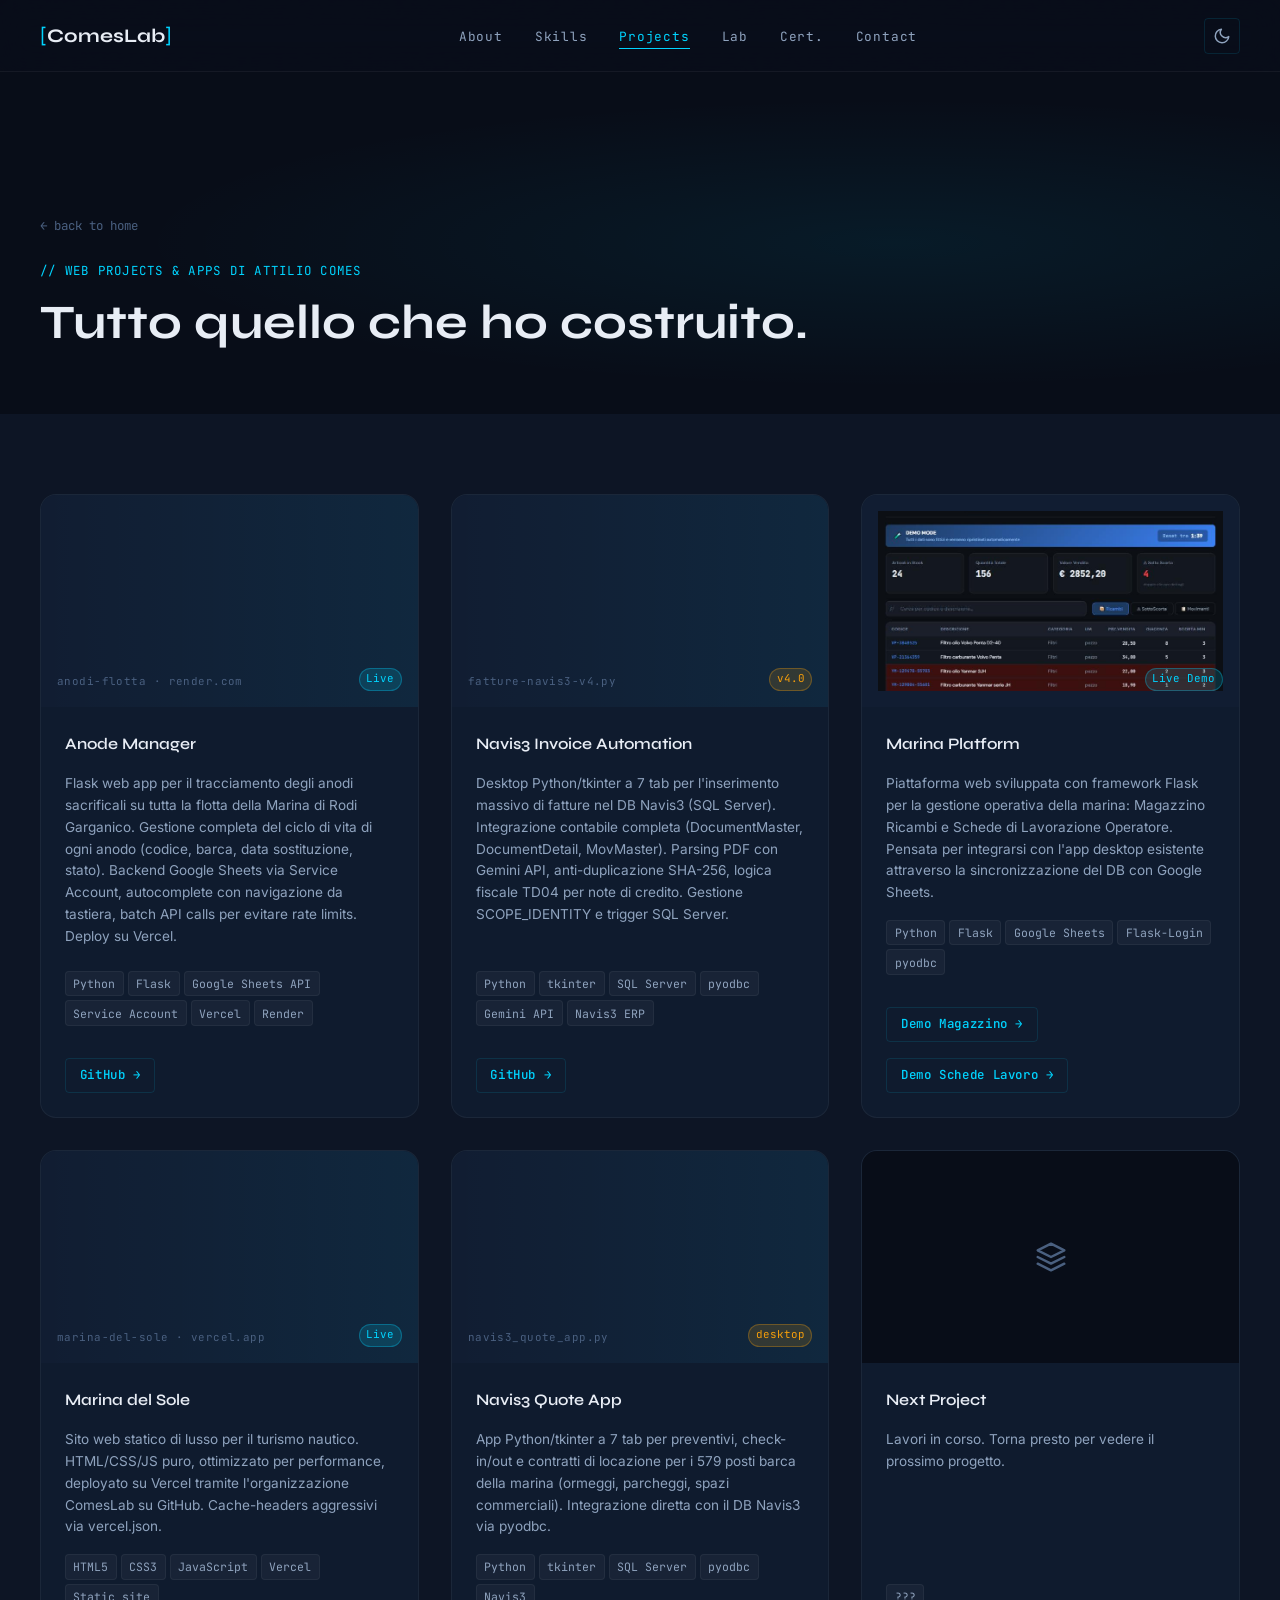
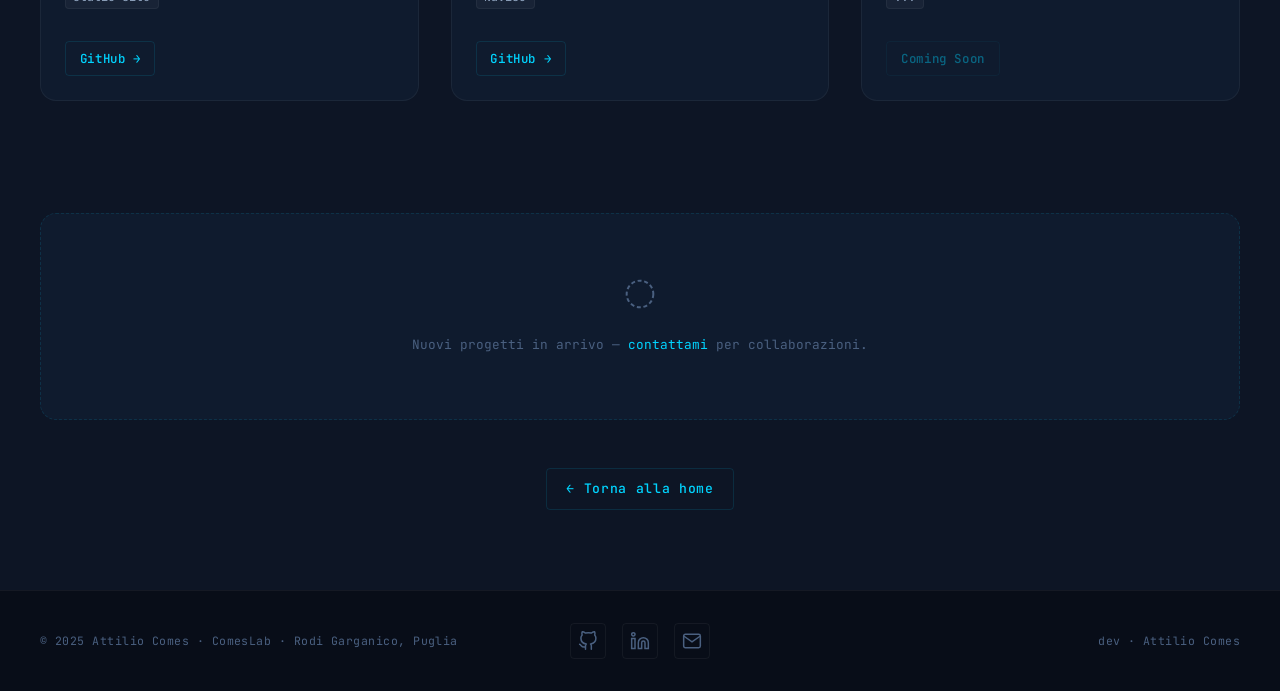
<file: projects.html>
<!DOCTYPE html>
<html lang="it">
<head>
  <meta charset="UTF-8" />
  <meta name="viewport" content="width=device-width, initial-scale=1.0" />
  <meta name="description" content="Progetti di Attilio Comes / ComesLab: Anode Manager, Navis3 Invoice Automation, Marina Platform e altre web app Python, Flask e SQL Server." />
  <meta name="author" content="Attilio Comes" />
  <meta name="keywords" content="Attilio Comes, ComesLab, progetti Python, Flask, SQL Server, Navis3, Anode Manager, Marina Platform, automation, Rodi Garganico" />
  <meta name="robots" content="index, follow, max-image-preview:large, max-snippet:-1" />
  <meta name="theme-color" content="#080d18" media="(prefers-color-scheme: dark)" />
  <meta name="theme-color" content="#f5f7fa" media="(prefers-color-scheme: light)" />
  <title>Progetti Python, Flask e Automation — Attilio Comes | ComesLab</title>

  <!-- Favicon / icone -->
  <link rel="icon" href="/favicon.ico" sizes="32x32" />
  <link rel="icon" href="/favicon.svg" type="image/svg+xml" />
  <link rel="apple-touch-icon" href="/apple-touch-icon.png" />

  <!-- Open Graph / Facebook / LinkedIn -->
  <meta property="og:type"        content="website" />
  <meta property="og:url"         content="https://comeslab.github.io/projects.html" />
  <meta property="og:title"       content="Progetti · ComesLab — Attilio Comes" />
  <meta property="og:description" content="Anode Manager, Navis3 Invoice Automation, Marina Platform — tutti i progetti Python e Flask di Attilio Comes." />
  <meta property="og:image"       content="https://comeslab.github.io/image/og-preview.jpg" />
  <meta property="og:image:width"  content="1200" />
  <meta property="og:image:height" content="630" />
  <meta property="og:image:type"  content="image/jpeg" />
  <meta property="og:image:alt"   content="Attilio Comes — Python Developer & Automation Specialist, ComesLab" />
  <meta property="og:locale"      content="it_IT" />
  <meta property="og:site_name"   content="ComesLab" />

  <!-- Twitter Card -->
  <meta name="twitter:card"        content="summary_large_image" />
  <meta name="twitter:title"       content="Progetti · ComesLab — Attilio Comes" />
  <meta name="twitter:description" content="Anode Manager, Navis3 Invoice Automation, Marina Platform — tutti i progetti Python e Flask di Attilio Comes." />
  <meta name="twitter:image"       content="https://comeslab.github.io/image/og-preview.jpg" />
  <meta name="twitter:image:alt"   content="Attilio Comes — Python Developer & Automation Specialist, ComesLab" />

  <link rel="canonical" href="https://comeslab.github.io/projects.html" />

  <!-- Structured data — CollectionPage + elenco progetti -->
  <script type="application/ld+json">
  {
    "@context": "https://schema.org",
    "@type": "CollectionPage",
    "@id": "https://comeslab.github.io/projects.html#page",
    "url": "https://comeslab.github.io/projects.html",
    "name": "Progetti di Attilio Comes · ComesLab",
    "description": "Tutti i progetti Python, Flask e automation sviluppati da Attilio Comes: Anode Manager, Navis3 Invoice Automation, Marina Platform.",
    "inLanguage": "it",
    "isPartOf": { "@id": "https://comeslab.github.io/#website" },
    "author": { "@id": "https://comeslab.github.io/#person" },
    "breadcrumb": {
      "@type": "BreadcrumbList",
      "itemListElement": [
        { "@type": "ListItem", "position": 1, "name": "Home", "item": "https://comeslab.github.io/" },
        { "@type": "ListItem", "position": 2, "name": "Progetti", "item": "https://comeslab.github.io/projects.html" }
      ]
    },
    "mainEntity": {
      "@type": "ItemList",
      "itemListOrder": "https://schema.org/ItemListOrderDescending",
      "numberOfItems": 5,
      "itemListElement": [
        {
          "@type": "ListItem",
          "position": 1,
          "item": {
            "@type": "SoftwareApplication",
            "name": "Anode Manager",
            "applicationCategory": "BusinessApplication",
            "operatingSystem": "Web",
            "description": "Flask web app per il tracciamento degli anodi sacrificali sulla flotta della Marina di Rodi Garganico, con backend Google Sheets via Service Account.",
            "url": "https://github.com/Aktarus70/anodi-flotta",
            "author": { "@id": "https://comeslab.github.io/#person" }
          }
        },
        {
          "@type": "ListItem",
          "position": 2,
          "item": {
            "@type": "SoftwareApplication",
            "name": "Navis3 Invoice Automation",
            "applicationCategory": "BusinessApplication",
            "operatingSystem": "Windows",
            "description": "Applicazione desktop Python/tkinter per l'inserimento massivo di fatture nel DB Navis3 su SQL Server, con parsing PDF e anti-duplicazione SHA-256.",
            "author": { "@id": "https://comeslab.github.io/#person" }
          }
        },
        {
          "@type": "ListItem",
          "position": 3,
          "item": {
            "@type": "SoftwareApplication",
            "name": "Marina Platform",
            "applicationCategory": "BusinessApplication",
            "operatingSystem": "Web",
            "description": "Piattaforma Flask modulare in sviluppo per sostituire le app desktop della marina: Bootstrap 5, HTMx, Flask-Login, pyodbc.",
            "author": { "@id": "https://comeslab.github.io/#person" }
          }
        },
        {
          "@type": "ListItem",
          "position": 4,
          "item": {
            "@type": "SoftwareApplication",
            "name": "Marina del Sole",
            "applicationCategory": "WebApplication",
            "operatingSystem": "Web",
            "description": "Sito web statico per il turismo nautico in HTML, CSS e JavaScript puro, ottimizzato per le performance e deployato su Vercel.",
            "author": { "@id": "https://comeslab.github.io/#person" }
          }
        },
        {
          "@type": "ListItem",
          "position": 5,
          "item": {
            "@type": "SoftwareApplication",
            "name": "Navis3 Quote App",
            "applicationCategory": "BusinessApplication",
            "operatingSystem": "Windows",
            "description": "Applicazione desktop Python/tkinter per preventivi, check-in/out e contratti di locazione dei 579 posti barca della marina, integrata con il DB Navis3 via pyodbc.",
            "author": { "@id": "https://comeslab.github.io/#person" }
          }
        }
      ]
    }
  }
  </script>

  <link rel="preconnect" href="https://fonts.googleapis.com" />
  <link rel="preconnect" href="https://fonts.gstatic.com" crossorigin />
  <link href="https://fonts.googleapis.com/css2?family=Playfair+Display:wght@700;800;900&family=Syne:wght@400;600;700;800&family=JetBrains+Mono:wght@300;400;500&family=Inter:wght@300;400;500;600&display=swap" rel="stylesheet" />
  <link rel="stylesheet" href="style.css" />
  <style>
    /* ── Projects page extras ─────────────────────────────────── */
    .proj-hero {
      min-height: 38vh;
      display: flex;
      align-items: flex-end;
      padding-bottom: var(--sp-8);
      padding-top: calc(var(--nav-height) + var(--sp-8));
      position: relative;
      overflow: hidden;
      background: var(--clr-bg-base);
    }
    .proj-hero::before {
      content: '';
      position: absolute;
      inset: 0;
      background: radial-gradient(ellipse at 70% 50%, rgba(0,212,255,0.07) 0%, transparent 60%);
    }
    .proj-hero__inner { position: relative; z-index: 1; }
    .proj-back {
      display: inline-flex;
      align-items: center;
      gap: 6px;
      font-family: var(--font-mono);
      font-size: 0.78rem;
      color: var(--clr-text-muted);
      margin-bottom: var(--sp-3);
      transition: color var(--tr-fast);
    }
    .proj-back:hover { color: var(--clr-accent-blue); }
    .proj-back:focus-visible {
      outline: 2px solid var(--clr-accent-blue);
      outline-offset: 3px;
      border-radius: 3px;
    }

    .all-projects-grid {
      display: grid;
      grid-template-columns: repeat(auto-fill, minmax(320px, 1fr));
      gap: var(--sp-4);
      padding-block: var(--sp-10);
    }

    .coming-soon-strip {
      border: 1px dashed var(--clr-border);
      border-radius: var(--r-lg);
      padding: var(--sp-8);
      text-align: center;
      margin-top: var(--sp-4);
      background: var(--clr-bg-card);
    }
    .coming-soon-strip p {
      color: var(--clr-text-muted);
      font-family: var(--font-mono);
      font-size: 0.8rem;
      margin-top: var(--sp-2);
    }

    @media (max-width: 640px) {
      .all-projects-grid { grid-template-columns: 1fr; }
    }
  </style>
</head>
<body>

  <div class="cursor-dot" aria-hidden="true"></div>
  <button class="back-to-top" aria-label="Torna in cima" id="backToTop">
    <svg width="20" height="20" viewBox="0 0 20 20" fill="none" aria-hidden="true">
      <path d="M10 15V5M5 10l5-5 5 5" stroke="currentColor" stroke-width="1.8" stroke-linecap="round" stroke-linejoin="round"/>
    </svg>
  </button>

  <!-- NAVBAR -->
  <header class="navbar" id="navbar" role="banner">
    <nav class="navbar__inner" aria-label="Navigazione principale">
      <a class="navbar__logo" href="index.html#hero" aria-label="ComesLab — home">
        <span class="navbar__logo-bracket">[</span>ComesLab<span class="navbar__logo-bracket">]</span>
      </a>
      <ul class="navbar__links" id="navLinks" role="list">
        <li><a class="navbar__link" href="index.html#about">About</a></li>
        <li><a class="navbar__link" href="index.html#skills">Skills</a></li>
        <li><a class="navbar__link is-active" href="projects.html">Projects</a></li>
        <li><a class="navbar__link" href="index.html#lab">Lab</a></li>
        <li><a class="navbar__link" href="index.html#certifications">Cert.</a></li>
        <li><a class="navbar__link" href="index.html#contact">Contact</a></li>
      </ul>
      <div class="navbar__controls">
        <button class="theme-toggle" id="themeToggle" aria-label="Cambia tema">
          <svg class="icon-moon" width="18" height="18" viewBox="0 0 24 24" fill="none" aria-hidden="true">
            <path d="M21 12.79A9 9 0 1 1 11.21 3 7 7 0 0 0 21 12.79z" stroke="currentColor" stroke-width="2" stroke-linecap="round" stroke-linejoin="round"/>
          </svg>
          <svg class="icon-sun" width="18" height="18" viewBox="0 0 24 24" fill="none" aria-hidden="true">
            <circle cx="12" cy="12" r="5" stroke="currentColor" stroke-width="2"/>
            <line x1="12" y1="1" x2="12" y2="3" stroke="currentColor" stroke-width="2" stroke-linecap="round"/>
            <line x1="12" y1="21" x2="12" y2="23" stroke="currentColor" stroke-width="2" stroke-linecap="round"/>
            <line x1="4.22" y1="4.22" x2="5.64" y2="5.64" stroke="currentColor" stroke-width="2" stroke-linecap="round"/>
            <line x1="18.36" y1="18.36" x2="19.78" y2="19.78" stroke="currentColor" stroke-width="2" stroke-linecap="round"/>
            <line x1="1" y1="12" x2="3" y2="12" stroke="currentColor" stroke-width="2" stroke-linecap="round"/>
            <line x1="21" y1="12" x2="23" y2="12" stroke="currentColor" stroke-width="2" stroke-linecap="round"/>
            <line x1="4.22" y1="19.78" x2="5.64" y2="18.36" stroke="currentColor" stroke-width="2" stroke-linecap="round"/>
            <line x1="18.36" y1="5.64" x2="19.78" y2="4.22" stroke="currentColor" stroke-width="2" stroke-linecap="round"/>
          </svg>
        </button>
        <button class="navbar__hamburger" id="hamburger" aria-label="Apri menu" aria-expanded="false" aria-controls="navLinks">
          <span class="navbar__hamburger-line"></span>
          <span class="navbar__hamburger-line"></span>
          <span class="navbar__hamburger-line"></span>
        </button>
      </div>
    </nav>
  </header>

  <main>
    <!-- HERO -->
    <section class="proj-hero" aria-label="Progetti di Attilio Comes">
      <div class="container proj-hero__inner">
        <a class="proj-back" href="index.html">← back to home</a>
        <p class="section-label mono">// web projects &amp; apps di Attilio Comes</p>
        <h1 class="section-heading" style="margin-bottom:0">Tutto quello che ho costruito.</h1>
      </div>
    </section>

    <!-- PROJECTS GRID -->
    <section aria-label="Tutti i progetti di Attilio Comes" style="background:var(--clr-bg-surface)">
      <div class="container">
        <div class="all-projects-grid">

          <!-- Anode Manager -->
          <article class="card--project reveal">
            <div class="card--project__image-wrap">
              <div class="card--project__image skeleton">
                <div class="card--project__image-label mono">anodi-flotta · render.com</div>
              </div>
              <span class="card--project__badge">Live</span>
            </div>
            <div class="card--project__body">
              <h2 class="card--project__title">Anode Manager</h2>
              <p class="card--project__desc">
                Flask web app per il tracciamento degli anodi sacrificali su tutta la flotta della Marina di Rodi Garganico. 
                Gestione completa del ciclo di vita di ogni anodo (codice, barca, data sostituzione, stato). 
                Backend Google Sheets via Service Account, autocomplete con navigazione da tastiera, 
                batch API calls per evitare rate limits. Deploy su Vercel.
              </p>
              <div class="card--project__tags">
                <span class="skill-tag">Python</span>
                <span class="skill-tag">Flask</span>
                <span class="skill-tag">Google Sheets API</span>
                <span class="skill-tag">Service Account</span>
                <span class="skill-tag">Vercel</span>
                <span class="skill-tag">Render</span>
              </div>
              <div class="card--project__actions">
                <a class="btn btn--ghost btn--sm" href="https://github.com/Aktarus70/anodi-flotta" target="_blank" rel="noopener">GitHub →</a>
              </div>
            </div>
          </article>

          <!-- Fatture Navis3 -->
          <article class="card--project reveal reveal--delay-1">
            <div class="card--project__image-wrap">
              <div class="card--project__image skeleton">
                <div class="card--project__image-label mono">fatture-navis3-v4.py</div>
              </div>
              <span class="card--project__badge card--project__badge--amber">v4.0</span>
            </div>
            <div class="card--project__body">
              <h2 class="card--project__title">Navis3 Invoice Automation</h2>
              <p class="card--project__desc">
                Desktop Python/tkinter a 7 tab per l'inserimento massivo di fatture nel DB Navis3 (SQL Server). 
                Integrazione contabile completa (DocumentMaster, DocumentDetail, MovMaster). 
                Parsing PDF con Gemini API, anti-duplicazione SHA-256, logica fiscale TD04 per note di credito. 
                Gestione SCOPE_IDENTITY e trigger SQL Server.
              </p>
              <div class="card--project__tags">
                <span class="skill-tag">Python</span>
                <span class="skill-tag">tkinter</span>
                <span class="skill-tag">SQL Server</span>
                <span class="skill-tag">pyodbc</span>
                <span class="skill-tag">Gemini API</span>
                <span class="skill-tag">Navis3 ERP</span>
              </div>
              <div class="card--project__actions">
                <a class="btn btn--ghost btn--sm" href="https://github.com/ComesLab" target="_blank" rel="noopener">GitHub →</a>
              </div>
            </div>
          </article>

          <!-- Marina Platform -->
          <article class="card--project reveal reveal--delay-2">
            <div class="card--project__image-wrap">
              <div class="card--project__image">
                <img src="image/marina-magazzino.jpg" alt="Screenshot Marina Platform — Dashboard Magazzino Ricambi" loading="lazy" width="800" height="557">
              </div>
              <span class="card--project__badge">Live Demo</span>
            </div>
            <div class="card--project__body">
              <h2 class="card--project__title">Marina Platform</h2>
              <p class="card--project__desc">
                Piattaforma web sviluppata con framework Flask per la gestione operativa della marina:
                Magazzino Ricambi e Schede di Lavorazione Operatore. Pensata per integrarsi con l'app
                desktop esistente attraverso la sincronizzazione del DB con Google Sheets.
              </p>
              <div class="card--project__tags">
                <span class="skill-tag">Python</span>
                <span class="skill-tag">Flask</span>
                <span class="skill-tag">Google Sheets</span>
                <span class="skill-tag">Flask-Login</span>
                <span class="skill-tag">pyodbc</span>
              </div>
              <div class="card--project__actions">
                <a class="btn btn--ghost btn--sm" href="https://schede-lavoro.vercel.app/" target="_blank" rel="noopener">Demo Magazzino →</a>
                <a class="btn btn--ghost btn--sm" href="https://schede-lavoro.vercel.app/meccanico" target="_blank" rel="noopener">Demo Schede Lavoro →</a>
              </div>
            </div>
          </article>

          <!-- Marina del Sole -->
          <article class="card--project reveal">
            <div class="card--project__image-wrap">
              <div class="card--project__image skeleton">
                <div class="card--project__image-label mono">marina-del-sole · vercel.app</div>
              </div>
              <span class="card--project__badge">Live</span>
            </div>
            <div class="card--project__body">
              <h2 class="card--project__title">Marina del Sole</h2>
              <p class="card--project__desc">
                Sito web statico di lusso per il turismo nautico. 
                HTML/CSS/JS puro, ottimizzato per performance, deployato su Vercel 
                tramite l'organizzazione ComesLab su GitHub. Cache-headers aggressivi via vercel.json.
              </p>
              <div class="card--project__tags">
                <span class="skill-tag">HTML5</span>
                <span class="skill-tag">CSS3</span>
                <span class="skill-tag">JavaScript</span>
                <span class="skill-tag">Vercel</span>
                <span class="skill-tag">Static site</span>
              </div>
              <div class="card--project__actions">
                <a class="btn btn--ghost btn--sm" href="https://github.com/ComesLab" target="_blank" rel="noopener">GitHub →</a>
              </div>
            </div>
          </article>

          <!-- navis3_quote_app -->
          <article class="card--project reveal reveal--delay-1">
            <div class="card--project__image-wrap">
              <div class="card--project__image skeleton">
                <div class="card--project__image-label mono">navis3_quote_app.py</div>
              </div>
              <span class="card--project__badge card--project__badge--amber">desktop</span>
            </div>
            <div class="card--project__body">
              <h2 class="card--project__title">Navis3 Quote App</h2>
              <p class="card--project__desc">
                App Python/tkinter a 7 tab per preventivi, check-in/out e contratti di locazione 
                per i 579 posti barca della marina (ormeggi, parcheggi, spazi commerciali). 
                Integrazione diretta con il DB Navis3 via pyodbc.
              </p>
              <div class="card--project__tags">
                <span class="skill-tag">Python</span>
                <span class="skill-tag">tkinter</span>
                <span class="skill-tag">SQL Server</span>
                <span class="skill-tag">pyodbc</span>
                <span class="skill-tag">Navis3</span>
              </div>
              <div class="card--project__actions">
                <a class="btn btn--ghost btn--sm" href="https://github.com/ComesLab" target="_blank" rel="noopener">GitHub →</a>
              </div>
            </div>
          </article>

          <!-- Coming soon placeholder -->
          <article class="card--project card--project--locked reveal reveal--delay-2">
            <div class="card--project__image-wrap">
              <div class="card--project__image card--project__image--dark">
                <div class="card--project__lock">
                  <svg width="32" height="32" viewBox="0 0 24 24" fill="none">
                    <path d="M12 2L2 7l10 5 10-5-10-5zM2 17l10 5 10-5M2 12l10 5 10-5" stroke="var(--clr-text-muted)" stroke-width="1.8" stroke-linecap="round" stroke-linejoin="round"/>
                  </svg>
                </div>
              </div>
            </div>
            <div class="card--project__body">
              <h2 class="card--project__title">Next Project</h2>
              <p class="card--project__desc">Lavori in corso. Torna presto per vedere il prossimo progetto.</p>
              <div class="card--project__tags">
                <span class="skill-tag">???</span>
              </div>
              <div class="card--project__actions">
                <span class="btn btn--ghost btn--sm btn--disabled">Coming Soon</span>
              </div>
            </div>
          </article>

        </div>

        <div class="coming-soon-strip reveal">
          <svg width="32" height="32" viewBox="0 0 24 24" fill="none" aria-hidden="true">
            <circle cx="12" cy="12" r="10" stroke="var(--clr-text-muted)" stroke-width="1.5" fill="none" stroke-dasharray="3 2"/>
          </svg>
          <p>Nuovi progetti in arrivo — <a href="index.html#contact" style="color:var(--clr-accent-blue)">contattami</a> per collaborazioni.</p>
        </div>

        <div style="padding-bottom:var(--sp-10); text-align:center; margin-top:var(--sp-6);">
          <a class="btn btn--ghost" href="index.html">← Torna alla home</a>
        </div>
      </div>
    </section>
  </main>

  <footer class="footer" role="contentinfo">
    <div class="container">
      <div class="footer__inner">
        <p class="footer__copy mono">© 2025 Attilio Comes · ComesLab · Rodi Garganico, Puglia</p>
        <div class="footer__socials">
          <a class="footer__social-link" href="https://github.com/ComesLab" target="_blank" rel="noopener" aria-label="GitHub ComesLab">
            <svg width="20" height="20" viewBox="0 0 24 24" fill="none" aria-hidden="true">
              <path d="M9 19c-5 1.5-5-2.5-7-3m14 6v-3.87a3.37 3.37 0 0 0-.94-2.61c3.14-.35 6.44-1.54 6.44-7A5.44 5.44 0 0 0 20 4.77 5.07 5.07 0 0 0 19.91 1S18.73.65 16 2.48a13.38 13.38 0 0 0-7 0C6.27.65 5.09 1 5.09 1A5.07 5.07 0 0 0 5 4.77a5.44 5.44 0 0 0-1.5 3.78c0 5.42 3.3 6.61 6.44 7A3.37 3.37 0 0 0 9 18.13V22" stroke="currentColor" stroke-width="1.8" stroke-linecap="round" stroke-linejoin="round"/>
            </svg>
          </a>
          <a class="footer__social-link" href="https://www.linkedin.com/in/attilio-comes-b0248159/" target="_blank" rel="noopener" aria-label="LinkedIn Attilio Comes">
            <svg width="20" height="20" viewBox="0 0 24 24" fill="none" aria-hidden="true">
              <path d="M16 8a6 6 0 0 1 6 6v7h-4v-7a2 2 0 0 0-2-2 2 2 0 0 0-2 2v7h-4v-7a6 6 0 0 1 6-6z" stroke="currentColor" stroke-width="1.8" fill="none"/>
              <rect x="2" y="9" width="4" height="12" stroke="currentColor" stroke-width="1.8" fill="none"/>
              <circle cx="4" cy="4" r="2" stroke="currentColor" stroke-width="1.8" fill="none"/>
            </svg>
          </a>
          <a class="footer__social-link" href="mailto:comeslab@gmail.com" aria-label="Email">
            <svg width="20" height="20" viewBox="0 0 24 24" fill="none" aria-hidden="true">
              <path d="M4 4h16c1.1 0 2 .9 2 2v12c0 1.1-.9 2-2 2H4c-1.1 0-2-.9-2-2V6c0-1.1.9-2 2-2z" stroke="currentColor" stroke-width="1.8" fill="none"/>
              <polyline points="22,6 12,13 2,6" stroke="currentColor" stroke-width="1.8"/>
            </svg>
          </a>
        </div>
        <p class="footer__dev mono">dev · Attilio Comes</p>
      </div>
    </div>
  </footer>

  <script src="main.js" type="module"></script>
</body>
</html>
</file>
<file: style.css>
/* ═══════════════════════════════════════════════════════════════════════
   ComesLab · style.css
   Author : Attilio Comes / ComesLab
   Theme  : "Deep-Sea Electronics Lab"
   ═══════════════════════════════════════════════════════════════════════ */

/* ── 1. CUSTOM PROPERTIES (dark mode, default) ───────────────────────── */
:root {
  /* Core palette */
  --clr-bg-base       : #080d18;
  --clr-bg-surface    : #0d1525;
  --clr-bg-elevated   : #111d32;
  --clr-bg-lab        : #0a1220;
  --clr-bg-card       : #0f1b2e;

  /* Accents */
  --clr-accent-blue   : #00d4ff;
  --clr-accent-blue-dim: rgba(0, 212, 255, 0.15);
  --clr-accent-blue-glow: rgba(0, 212, 255, 0.08);
  --clr-accent-amber  : #f59e0b;
  --clr-accent-amber-dim: rgba(245, 158, 11, 0.15);

  /* Text */
  --clr-text-primary  : #e8edf5;
  --clr-text-secondary: #8fa3be;
  --clr-text-muted    : #4a6080;
  --clr-text-code     : #00d4ff;

  /* Borders */
  --clr-border        : rgba(0, 212, 255, 0.12);
  --clr-border-subtle : rgba(255, 255, 255, 0.05);

  /* Typography */
  --font-display      : 'Syne', sans-serif;
  --font-serif        : 'Playfair Display', Georgia, serif;
  --font-mono         : 'JetBrains Mono', monospace;
  --font-body         : 'Inter', sans-serif;

  /* Spacing scale (8pt grid) */
  --sp-1 : 0.5rem;
  --sp-2 : 1rem;
  --sp-3 : 1.5rem;
  --sp-4 : 2rem;
  --sp-5 : 2.5rem;
  --sp-6 : 3rem;
  --sp-8 : 4rem;
  --sp-10: 5rem;
  --sp-12: 6rem;
  --sp-16: 8rem;

  /* Radii */
  --r-sm  : 4px;
  --r-md  : 8px;
  --r-lg  : 16px;
  --r-xl  : 24px;
  --r-full: 9999px;

  /* Shadows */
  --shadow-glow-blue  : 0 0 30px rgba(0, 212, 255, 0.18);
  --shadow-glow-amber : 0 0 30px rgba(245, 158, 11, 0.18);
  --shadow-card       : 0 4px 24px rgba(0, 0, 0, 0.4);
  --shadow-card-hover : 0 8px 40px rgba(0, 0, 0, 0.6), 0 0 20px rgba(0, 212, 255, 0.12);

  /* Transitions */
  --tr-fast    : 0.18s ease;
  --tr-normal  : 0.3s ease;
  --tr-slow    : 0.6s ease;

  /* Layout */
  --container-max : 1200px;
  --nav-height    : 72px;
}

/* ── 1b. LIGHT MODE overrides ─────────────────────────────────────────── */
[data-theme="light"] {
  --clr-bg-base       : #B4AEBB;
  --clr-bg-surface    : #ffffff;
  --clr-bg-elevated   : #837891;
  --clr-bg-lab        : #837891;
  --clr-bg-card       : #ffffff;
  --clr-accent-blue   : #0077aa;
  --clr-accent-blue-dim: rgba(0, 119, 170, 0.1);
  --clr-accent-blue-glow: rgba(0, 119, 170, 0.06);
  --clr-accent-amber  : #c97d00;
  --clr-text-primary  : #0d1525;
  --clr-text-secondary: #3a5070;
  --clr-text-muted    : #546480;
  --clr-text-code     : #0077aa;
  --clr-border        : rgba(0, 119, 170, 0.18);
  --clr-border-subtle : rgba(0, 0, 0, 0.06);
  --shadow-card       : 0 4px 24px rgba(0, 0, 0, 0.08);
  --shadow-card-hover : 0 8px 40px rgba(0, 0, 0, 0.15);
}

[data-theme="light"] .lab__badge {
  color: #0035c9;
  background: rgba(0, 53, 201, 0.08);
  border-color: rgba(0, 53, 201, 0.25);
}
[data-theme="light"] .lab__badge-dot {
  background: #0035c9;
}

/* ── 2. RESET & BASE ──────────────────────────────────────────────────── */
*, *::before, *::after {
  box-sizing: border-box;
  margin: 0;
  padding: 0;
}

html {
  scroll-behavior: smooth;
  font-size: 16px;
  -webkit-text-size-adjust: 100%;
}

body {
  font-family: var(--font-body);
  font-size: 1rem;
  line-height: 1.65;
  color: var(--clr-text-primary);
  background-color: var(--clr-bg-base);
  overflow-x: hidden;
  /* Subtle noise texture overlay */
  background-image: url("data:image/svg+xml,%3Csvg viewBox='0 0 200 200' xmlns='http://www.w3.org/2000/svg'%3E%3Cfilter id='noise'%3E%3CfeTurbulence type='fractalNoise' baseFrequency='0.85' numOctaves='4' stitchTiles='stitch'/%3E%3C/filter%3E%3Crect width='100%25' height='100%25' filter='url(%23noise)' opacity='0.03'/%3E%3C/svg%3E");
}

img { max-width: 100%; display: block; }
a   { color: inherit; text-decoration: none; }
ul  { list-style: none; }
button { cursor: pointer; font-family: inherit; }

/* ── 3. UTILITY CLASSES ─────────────────────────────────────────────── */
.mono {
  font-family: var(--font-mono);
  font-size: 0.8rem;
  letter-spacing: 0.04em;
}

.container {
  width: min(var(--container-max), 100% - 2 * var(--sp-4));
  margin-inline: auto;
}

.section-pad {
  padding-block: var(--sp-12);
}

.section-label {
  color: var(--clr-accent-blue);
  font-size: 0.78rem;
  letter-spacing: 0.1em;
  text-transform: uppercase;
  margin-bottom: var(--sp-2);
}

.section-heading {
  font-family: var(--font-display);
  font-weight: 700;
  font-size: clamp(2rem, 4vw, 3rem);
  color: var(--clr-text-primary);
  line-height: 1.1;
  margin-bottom: var(--sp-3);
}

.section-header {
  margin-bottom: var(--sp-6);
}

/* ── 4. SCROLL REVEAL ────────────────────────────────────────────────── */
.reveal {
  opacity: 0;
  transform: translateY(30px);
  transition: opacity var(--tr-slow), transform var(--tr-slow);
}
.reveal.is-visible {
  opacity: 1;
  transform: translateY(0);
}
.reveal--delay-1 { transition-delay: 0.12s; }
.reveal--delay-2 { transition-delay: 0.24s; }
.reveal--delay-3 { transition-delay: 0.36s; }

@media (prefers-reduced-motion: reduce) {
  .reveal {
    opacity: 1;
    transform: none;
    transition: none;
  }
}

/* ── 5. CURSOR FOLLOWER ──────────────────────────────────────────────── */
.cursor-dot {
  position: fixed;
  top: 0;
  left: 0;
  width: 12px;
  height: 12px;
  border-radius: var(--r-full);
  background-color: var(--clr-accent-blue);
  pointer-events: none;
  z-index: 9999;
  opacity: 0;
  transition: opacity 0.2s, transform 0.08s linear, width 0.2s, height 0.2s;
  transform: translate(-50%, -50%);
  mix-blend-mode: screen;
}
.cursor-dot.is-active { opacity: 0.7; }
.cursor-dot.is-hovered {
  width: 28px;
  height: 28px;
  opacity: 0.3;
}

@media (pointer: coarse) {
  .cursor-dot { display: none; }
}

/* ── 6. BUTTONS ──────────────────────────────────────────────────────── */
.btn {
  display: inline-flex;
  align-items: center;
  gap: var(--sp-1);
  padding: 0.7em 1.5em;
  border-radius: var(--r-sm);
  font-family: var(--font-mono);
  font-size: 0.82rem;
  font-weight: 500;
  letter-spacing: 0.05em;
  transition: all var(--tr-normal);
  border: 1px solid transparent;
  white-space: nowrap;
}
.btn:focus-visible {
  outline: 2px solid var(--clr-accent-blue);
  outline-offset: 3px;
}

.btn--primary {
  background: var(--clr-accent-blue);
  color: var(--clr-bg-base);
  border-color: var(--clr-accent-blue);
}
.btn--primary:hover {
  background: transparent;
  color: var(--clr-accent-blue);
  box-shadow: var(--shadow-glow-blue);
}

.btn--ghost {
  background: transparent;
  color: var(--clr-accent-blue);
  border-color: var(--clr-border);
}
.btn--ghost:hover {
  border-color: var(--clr-accent-blue);
  box-shadow: var(--shadow-glow-blue);
}

.btn--sm { font-size: 0.78rem; padding: 0.5em 1.1em; }
.btn--xs { font-size: 0.72rem; padding: 0.35em 0.9em; }

.btn--disabled {
  opacity: 0.4;
  pointer-events: none;
}

/* ── 7. BADGES / TAGS ───────────────────────────────────────────────── */
.badge {
  display: inline-block;
  padding: 0.2em 0.7em;
  background: var(--clr-accent-blue-dim);
  border: 1px solid var(--clr-border);
  border-radius: var(--r-full);
  font-family: var(--font-mono);
  font-size: 0.72rem;
  color: var(--clr-accent-blue);
  letter-spacing: 0.05em;
}

.skill-tag {
  display: inline-block;
  padding: 0.2em 0.65em;
  background: rgba(255,255,255,0.04);
  border: 1px solid var(--clr-border-subtle);
  border-radius: var(--r-sm);
  font-family: var(--font-mono);
  font-size: 0.72rem;
  color: var(--clr-text-secondary);
  transition: all var(--tr-fast);
}
.skill-tag:hover {
  border-color: var(--clr-accent-blue);
  color: var(--clr-accent-blue);
  background: var(--clr-accent-blue-dim);
}

/* ── 8. NAVBAR ───────────────────────────────────────────────────────── */
.navbar {
  position: sticky;
  top: 0;
  z-index: 1000;
  height: var(--nav-height);
  backdrop-filter: blur(16px) saturate(1.4);
  -webkit-backdrop-filter: blur(16px) saturate(1.4);
  background: rgba(8, 13, 24, 0.75);
  border-bottom: 1px solid var(--clr-border-subtle);
  transition: background var(--tr-normal), box-shadow var(--tr-normal);
}
.navbar.is-scrolled {
  background: rgba(8, 13, 24, 0.92);
  box-shadow: 0 1px 0 var(--clr-border);
}

[data-theme="light"] .navbar {
  background: rgba(240, 244, 250, 0.85);
}
[data-theme="light"] .navbar.is-scrolled {
  background: rgba(240, 244, 250, 0.95);
}

.navbar__inner {
  display: flex;
  align-items: center;
  justify-content: space-between;
  height: 100%;
  width: min(var(--container-max), 100% - 2 * var(--sp-4));
  margin-inline: auto;
}

.navbar__logo {
  font-family: var(--font-display);
  font-weight: 700;
  font-size: 1.2rem;
  color: var(--clr-text-primary);
  transition: color var(--tr-fast);
}
.navbar__logo:hover { color: var(--clr-accent-blue); }
.navbar__logo:focus-visible {
  outline: 2px solid var(--clr-accent-blue);
  outline-offset: 4px;
}

.navbar__logo-bracket {
  color: var(--clr-accent-blue);
  font-weight: 300;
}

.navbar__links {
  display: flex;
  gap: var(--sp-4);
  align-items: center;
}

.navbar__link {
  font-family: var(--font-mono);
  font-size: 0.8rem;
  color: var(--clr-text-secondary);
  letter-spacing: 0.06em;
  transition: color var(--tr-fast);
  position: relative;
  padding-block: 4px;
}
.navbar__link::after {
  content: '';
  position: absolute;
  bottom: 0;
  left: 0;
  width: 0;
  height: 1px;
  background: var(--clr-accent-blue);
  transition: width var(--tr-normal);
}
.navbar__link:hover,
.navbar__link.is-active {
  color: var(--clr-accent-blue);
}
.navbar__link.is-active::after,
.navbar__link:hover::after {
  width: 100%;
}
.navbar__link:focus-visible {
  outline: 2px solid var(--clr-accent-blue);
  outline-offset: 4px;
  border-radius: var(--r-sm);
}

.navbar__controls {
  display: flex;
  align-items: center;
  gap: var(--sp-2);
}

/* Theme toggle */
.theme-toggle {
  display: flex;
  align-items: center;
  justify-content: center;
  width: 36px;
  height: 36px;
  background: transparent;
  border: 1px solid var(--clr-border);
  border-radius: var(--r-sm);
  color: var(--clr-text-secondary);
  transition: all var(--tr-fast);
}
.theme-toggle:hover {
  border-color: var(--clr-accent-amber);
  color: var(--clr-accent-amber);
}
.theme-toggle:focus-visible {
  outline: 2px solid var(--clr-accent-blue);
  outline-offset: 3px;
}
.icon-sun { display: none; }
[data-theme="light"] .icon-moon { display: none; }
[data-theme="light"] .icon-sun  { display: block; }

/* Hamburger */
.navbar__hamburger {
  display: none;
  flex-direction: column;
  justify-content: center;
  gap: 5px;
  width: 36px;
  height: 36px;
  background: transparent;
  border: 1px solid var(--clr-border);
  border-radius: var(--r-sm);
  padding: 8px;
}
.navbar__hamburger-line {
  display: block;
  width: 100%;
  height: 1.5px;
  background: var(--clr-text-secondary);
  border-radius: var(--r-full);
  transition: all var(--tr-normal);
}
.navbar__hamburger.is-open .navbar__hamburger-line:nth-child(1) {
  transform: translateY(6.5px) rotate(45deg);
}
.navbar__hamburger.is-open .navbar__hamburger-line:nth-child(2) {
  opacity: 0;
  transform: scaleX(0);
}
.navbar__hamburger.is-open .navbar__hamburger-line:nth-child(3) {
  transform: translateY(-6.5px) rotate(-45deg);
}

/* ── 9. BACK TO TOP ─────────────────────────────────────────────────── */
.back-to-top {
  position: fixed;
  bottom: var(--sp-4);
  right: var(--sp-4);
  z-index: 800;
  width: 44px;
  height: 44px;
  background: var(--clr-bg-elevated);
  border: 1px solid var(--clr-border);
  border-radius: var(--r-sm);
  color: var(--clr-accent-blue);
  display: flex;
  align-items: center;
  justify-content: center;
  opacity: 0;
  pointer-events: none;
  transition: all var(--tr-normal);
}
.back-to-top.is-visible {
  opacity: 1;
  pointer-events: auto;
}
.back-to-top:hover {
  background: var(--clr-accent-blue);
  color: var(--clr-bg-base);
  box-shadow: var(--shadow-glow-blue);
}
.back-to-top:focus-visible {
  outline: 2px solid var(--clr-accent-blue);
  outline-offset: 3px;
}

/* ── 10. HERO ────────────────────────────────────────────────────────── */
.hero {
  position: relative;
  min-height: 100svh;
  display: flex;
  align-items: center;
  overflow: hidden;
  background-color: var(--clr-bg-base);
}

/* Circuit grid background */
.hero__bg {
  position: absolute;
  inset: 0;
  pointer-events: none;
}
.hero__grid {
  position: absolute;
  inset: 0;
}
.grid-line {
  color: rgba(0, 212, 255, 0.08);
}
.grid-dot {
  fill: rgba(0, 212, 255, 0.18);
}
[data-theme="light"] .grid-line {
  color: rgba(0, 80, 140, 0.15);
}
[data-theme="light"] .grid-dot {
  fill: rgba(0, 80, 140, 0.30);
}

/* Pulse canvas */
.hero__pulses {
  position: absolute;
  inset: 0;
  width: 100%;
  height: 100%;
}

/* Glow blobs */
.hero__blob {
  position: absolute;
  border-radius: var(--r-full);
  filter: blur(80px);
  pointer-events: none;
}
.hero__blob--1 {
  width: 600px;
  height: 600px;
  background: radial-gradient(circle, rgba(0, 212, 255, 0.12) 0%, transparent 70%);
  top: -150px;
  right: -100px;
  animation: blobFloat 8s ease-in-out infinite;
}
.hero__blob--2 {
  width: 400px;
  height: 400px;
  background: radial-gradient(circle, rgba(245, 158, 11, 0.08) 0%, transparent 70%);
  bottom: 0;
  left: -100px;
  animation: blobFloat 12s ease-in-out infinite reverse;
}
@keyframes blobFloat {
  0%, 100% { transform: translate(0, 0) scale(1); }
  33%       { transform: translate(30px, -20px) scale(1.05); }
  66%       { transform: translate(-15px, 10px) scale(0.97); }
}

.hero__content {
  position: relative;
  z-index: 1;
  width: min(var(--container-max), 100% - 2 * var(--sp-4));
  margin-inline: auto;
  padding-block: var(--sp-12);
}

.hero__pre-label {
  display: flex;
  align-items: center;
  gap: var(--sp-2);
  color: var(--clr-text-muted);
  margin-bottom: var(--sp-3);
  animation: fadeInUp 0.8s ease 0.2s both;
}
.hero__pre-dot {
  width: 8px;
  height: 8px;
  background: var(--clr-accent-blue);
  border-radius: var(--r-full);
  animation: pulse 2s ease infinite;
}
@keyframes pulse {
  0%, 100% { opacity: 1; box-shadow: 0 0 0 0 rgba(0,212,255,0.4); }
  50%       { opacity: 0.7; box-shadow: 0 0 0 6px rgba(0,212,255,0); }
}

.hero__title {
  font-family: var(--font-serif);
  font-weight: 800;
  font-size: clamp(2.8rem, 7vw, 5.5rem);
  line-height: 1.05;
  color: var(--clr-text-primary);
  margin-bottom: var(--sp-3);
  animation: fadeInUp 0.8s ease 0.35s both;
  /* slight letter tightening — classic serif bold benefits from negative tracking */
  letter-spacing: -0.015em;
}
/* Name on a single line */
.hero__title-name {
  display: inline-block;
  /* gentle gradient fill, same weight as original */
  background: linear-gradient(150deg, #ffffff 35%, rgba(190, 235, 255, 0.9) 100%);
  -webkit-background-clip: text;
  background-clip: text;
  -webkit-text-fill-color: transparent;
  color: var(--clr-text-primary); /* fallback */
}
.hero__title-accent {
  display: block;
  margin-top: 0.3em;
  color: var(--clr-accent-blue);
  font-family: var(--font-mono);
  font-weight: 400;
  font-size: clamp(0.78rem, 1.3vw, 1rem);
  letter-spacing: 0.22em;
  text-transform: uppercase;
  opacity: 0.85;
}

.hero__subtitle {
  font-family: var(--font-mono);
  font-size: clamp(0.9rem, 2vw, 1.1rem);
  color: var(--clr-text-secondary);
  margin-bottom: var(--sp-5);
  display: flex;
  align-items: center;
  gap: 0;
  animation: fadeInUp 0.8s ease 0.5s both;
}
.hero__typing-prefix {
  color: var(--clr-accent-amber);
  margin-right: 4px;
}
.hero__typing {
  color: var(--clr-text-primary);
}
.hero__cursor {
  color: var(--clr-accent-blue);
  animation: blink 1s step-end infinite;
  margin-left: 1px;
}
@keyframes blink {
  0%, 100% { opacity: 1; }
  50%       { opacity: 0; }
}

.hero__cta-group {
  display: flex;
  gap: var(--sp-2);
  flex-wrap: wrap;
  margin-bottom: var(--sp-5);
  animation: fadeInUp 0.8s ease 0.65s both;
}

.hero__badges {
  display: flex;
  flex-wrap: wrap;
  gap: var(--sp-1);
  animation: fadeInUp 0.8s ease 0.8s both;
}

/* Scroll hint */
.hero__scroll-hint {
  position: absolute;
  bottom: var(--sp-4);
  left: 50%;
  transform: translateX(-50%);
  display: flex;
  flex-direction: column;
  align-items: center;
  gap: var(--sp-1);
  color: var(--clr-text-muted);
  font-size: 0.7rem;
  animation: fadeInUp 0.8s ease 1.2s both;
}
.hero__scroll-line {
  width: 1px;
  height: 40px;
  background: linear-gradient(to bottom, var(--clr-accent-blue), transparent);
  animation: scrollLine 2s ease-in-out infinite;
}
@keyframes scrollLine {
  0%   { transform: scaleY(0); transform-origin: top; }
  50%  { transform: scaleY(1); transform-origin: top; }
  51%  { transform: scaleY(1); transform-origin: bottom; }
  100% { transform: scaleY(0); transform-origin: bottom; }
}

@keyframes fadeInUp {
  from { opacity: 0; transform: translateY(20px); }
  to   { opacity: 1; transform: translateY(0); }
}

/* ── 11. ABOUT ───────────────────────────────────────────────────────── */
.about {
  background-color: var(--clr-bg-surface);
}
.about__grid {
  display: grid;
  grid-template-columns: 1fr 1.5fr;
  gap: var(--sp-10);
  align-items: center;
}

.about__image-wrap {
  position: relative;
}
.about__image-frame {
  border-radius: var(--r-lg);
  overflow: hidden;
  border: 1px solid var(--clr-border);
  aspect-ratio: 3/4;
  background: var(--clr-bg-elevated);
  position: relative;
}
.about__image-frame::before {
  content: '';
  position: absolute;
  inset: 0;
  background: linear-gradient(135deg, rgba(0,212,255,0.08) 0%, transparent 60%);
  z-index: 1;
  pointer-events: none;
}
.about__image {
  width: 100%;
  height: 100%;
  object-fit: cover;
  object-position: top center;
  display: block;
}
.about__image-placeholder {
  width: 100%;
  height: 100%;
  align-items: center;
  justify-content: center;
  color: var(--clr-text-muted);
}
.about__image-tag {
  position: absolute;
  bottom: -16px;
  right: -16px;
  background: var(--clr-bg-elevated);
  border: 1px solid var(--clr-border);
  border-radius: var(--r-sm);
  padding: var(--sp-1) var(--sp-2);
  font-size: 0.72rem;
  color: var(--clr-text-secondary);
  display: flex;
  gap: 6px;
}
.tag-key  { color: var(--clr-accent-amber); }
.tag-sep  { color: var(--clr-text-muted); }
.tag-val  { color: var(--clr-accent-blue); }

[data-theme="light"] .about__image-tag {
  background: var(--clr-bg-surface);
  border-color: var(--clr-border);
  box-shadow: var(--shadow-card);
}

.about__body {
  color: var(--clr-text-secondary);
  font-size: 0.95rem;
  margin-bottom: var(--sp-4);
  line-height: 1.75;
}
.about__body strong { color: var(--clr-text-primary); font-weight: 600; }

.about__list {
  display: flex;
  flex-direction: column;
  gap: var(--sp-2);
  margin-bottom: var(--sp-4);
}
.about__list-item {
  display: flex;
  align-items: flex-start;
  gap: var(--sp-2);
  color: var(--clr-text-secondary);
  font-size: 0.9rem;
}
.about__list-icon {
  flex-shrink: 0;
  font-size: 1rem;
  margin-top: 2px;
}

/* ── 12. SKILLS ──────────────────────────────────────────────────────── */
.skills {
  background-color: var(--clr-bg-base);
}
.skills__grid {
  display: grid;
  grid-template-columns: repeat(3, 1fr);
  gap: var(--sp-3);
}

.skill-card {
  background: var(--clr-bg-card);
  border: 1px solid var(--clr-border-subtle);
  border-radius: var(--r-lg);
  padding: var(--sp-4);
  transition: border-color var(--tr-normal), box-shadow var(--tr-normal), transform var(--tr-normal);
}
.skill-card:hover {
  border-color: var(--clr-border);
  box-shadow: var(--shadow-card-hover);
  transform: translateY(-4px);
}

.skill-card__icon {
  margin-bottom: var(--sp-3);
}
.skill-card__title {
  font-family: var(--font-display);
  font-weight: 600;
  font-size: 1rem;
  color: var(--clr-text-primary);
  margin-bottom: var(--sp-2);
}
.skill-card__tags {
  display: flex;
  flex-wrap: wrap;
  gap: var(--sp-1);
}

/* ── 13. PROJECTS ────────────────────────────────────────────────────── */
.projects {
  background-color: var(--clr-bg-surface);
}
.projects__grid {
  display: grid;
  grid-template-columns: repeat(3, 1fr);
  gap: var(--sp-4);
  margin-bottom: var(--sp-6);
}
.projects__cta {
  text-align: center;
}

.card--project {
  background: var(--clr-bg-card);
  border: 1px solid var(--clr-border-subtle);
  border-radius: var(--r-lg);
  overflow: hidden;
  transition: border-color var(--tr-normal), box-shadow var(--tr-normal), transform var(--tr-normal);
  display: flex;
  flex-direction: column;
}
.card--project:hover {
  border-color: var(--clr-border);
  box-shadow: var(--shadow-card-hover);
  transform: translateY(-6px);
}
.card--project--locked {
  opacity: 0.8;
}
.card--project--locked:hover {
  transform: translateY(-2px);
}

/* Project image area with skeleton shimmer */
.card--project__image-wrap {
  position: relative;
}
.card--project__image {
  width: 100%;
  aspect-ratio: 16/9;
  background: var(--clr-bg-elevated);
  display: flex;
  align-items: flex-end;
  justify-content: flex-start;
  padding: var(--sp-2);
  overflow: hidden;
}
/* Skeleton shimmer animation */
.card--project__image.skeleton::before {
  content: '';
  position: absolute;
  inset: 0;
  background: linear-gradient(
    90deg,
    transparent 0%,
    rgba(0, 212, 255, 0.06) 50%,
    transparent 100%
  );
  animation: shimmer 2.4s ease-in-out infinite;
  background-size: 200% 100%;
}
@keyframes shimmer {
  0%   { background-position: 200% 0; }
  100% { background-position: -200% 0; }
}
.card--project__image--dark {
  background: var(--clr-bg-base);
}
.card--project__image-label {
  position: relative;
  z-index: 1;
  color: var(--clr-text-muted);
  font-size: 0.68rem;
}
.card--project__lock {
  position: absolute;
  inset: 0;
  display: flex;
  align-items: center;
  justify-content: center;
}
.card--project__badge {
  position: absolute;
  bottom: var(--sp-2);
  right: var(--sp-2);
  padding: 0.15em 0.6em;
  background: rgba(0, 212, 255, 0.15);
  border: 1px solid rgba(0, 212, 255, 0.3);
  border-radius: var(--r-full);
  font-family: var(--font-mono);
  font-size: 0.68rem;
  color: var(--clr-accent-blue);
}
.card--project__badge--amber {
  background: rgba(245, 158, 11, 0.15);
  border-color: rgba(245, 158, 11, 0.3);
  color: var(--clr-accent-amber);
}

.card--project__body {
  padding: var(--sp-3);
  display: flex;
  flex-direction: column;
  gap: var(--sp-2);
  flex: 1;
}
.card--project__title {
  font-family: var(--font-display);
  font-weight: 600;
  font-size: 1rem;
  color: var(--clr-text-primary);
}
.card--project__desc {
  font-size: 0.85rem;
  color: var(--clr-text-secondary);
  line-height: 1.6;
  flex: 1;
}
.card--project__tags {
  display: flex;
  flex-wrap: wrap;
  gap: 4px;
}
.card--project__image img {
  width: 100%;
  height: 100%;
  object-fit: cover;
  display: block;
}
.card--project__actions {
  margin-top: auto;
  padding-top: var(--sp-2);
  display: flex;
  gap: var(--sp-2);
  flex-wrap: wrap;
}

/* ── 14. LAB ─────────────────────────────────────────────────────────── */
.lab {
  background-color: var(--clr-bg-lab);
  border-top: 1px solid var(--clr-border-subtle);
  border-bottom: 1px solid var(--clr-border-subtle);
  position: relative;
  overflow: hidden;
}
.lab::before {
  content: '';
  position: absolute;
  inset: 0;
  background: radial-gradient(ellipse at top right, rgba(245, 158, 11, 0.06) 0%, transparent 60%);
  pointer-events: none;
}

.lab__inner { position: relative; z-index: 1; }

.lab__grid {
  display: grid;
  grid-template-columns: 1fr 1fr;
  gap: var(--sp-8);
  margin-block: var(--sp-6);
  align-items: start;
}

.lab__body {
  color: var(--clr-text-secondary);
  font-size: 0.95rem;
  line-height: 1.75;
  margin-bottom: var(--sp-3);
}
.lab__body strong { color: var(--clr-text-primary); }

.lab__badge {
  display: inline-flex;
  align-items: center;
  gap: var(--sp-1);
  padding: 0.4em 0.9em;
  background: rgba(245, 158, 11, 0.1);
  border: 1px solid rgba(245, 158, 11, 0.25);
  border-radius: var(--r-full);
  font-family: var(--font-mono);
  font-size: 0.72rem;
  color: var(--clr-accent-amber);
  margin-bottom: var(--sp-3);
}
.lab__badge-dot {
  width: 7px;
  height: 7px;
  background: var(--clr-accent-amber);
  border-radius: var(--r-full);
  animation: pulse 2s ease infinite;
}

.lab__address {
  color: var(--clr-text-muted);
  font-style: normal;
  font-size: 0.8rem;
  line-height: 1.8;
}
.lab__address a {
  color: var(--clr-accent-blue);
  transition: opacity var(--tr-fast);
}
.lab__address a:hover { opacity: 0.75; }
.lab__address a:focus-visible {
  outline: 2px solid var(--clr-accent-blue);
  outline-offset: 2px;
  border-radius: 2px;
}

.lab__brands-label {
  color: var(--clr-text-muted);
  margin-bottom: var(--sp-3);
}
.lab__brands-grid {
  display: grid;
  grid-template-columns: 1fr 1fr;
  gap: var(--sp-2);
}
.lab__brand-card {
  background: var(--clr-bg-card);
  border: 1px solid var(--clr-border-subtle);
  border-radius: var(--r-md);
  padding: var(--sp-3);
  display: flex;
  flex-direction: column;
  gap: 4px;
  transition: border-color var(--tr-normal);
}
.lab__brand-card:hover { border-color: var(--clr-accent-amber); }
.lab__brand-card--past { opacity: 0.55; }
.lab__brand-name {
  font-family: var(--font-display);
  font-weight: 600;
  font-size: 0.95rem;
  color: var(--clr-text-primary);
}
.lab__brand-sub {
  color: var(--clr-text-muted);
  font-size: 0.7rem;
}

.lab__services {
  display: grid;
  grid-template-columns: repeat(6, 1fr);
  gap: var(--sp-2);
  padding-top: var(--sp-4);
  border-top: 1px solid var(--clr-border-subtle);
}
.lab__service-item {
  display: flex;
  flex-direction: column;
  align-items: center;
  gap: var(--sp-1);
  padding: var(--sp-2);
  background: var(--clr-bg-card);
  border: 1px solid var(--clr-border-subtle);
  border-radius: var(--r-md);
  text-align: center;
  font-size: 0.78rem;
  color: var(--clr-text-secondary);
  transition: border-color var(--tr-fast);
}
.lab__service-item:hover { border-color: var(--clr-accent-amber); }
.lab__service-icon { font-size: 1.4rem; }

/* ── 15. CERTIFICATIONS ──────────────────────────────────────────────── */
.certifications {
  background-color: var(--clr-bg-base);
}
.certs__strip {
  display: grid;
  grid-template-columns: repeat(5, 1fr);
  gap: var(--sp-3);
}

.cert-card {
  background: var(--clr-bg-card);
  border: 1px solid var(--clr-border-subtle);
  border-radius: var(--r-lg);
  padding: var(--sp-3);
  display: flex;
  flex-direction: column;
  gap: var(--sp-2);
  transition: border-color var(--tr-normal), box-shadow var(--tr-normal), transform var(--tr-normal);
}
.cert-card:hover {
  border-color: var(--clr-border);
  box-shadow: var(--shadow-card-hover);
  transform: translateY(-4px);
}
.cert-card--wip { opacity: 0.6; }

.cert-card__icon { flex-shrink: 0; }
.cert-card__title {
  font-family: var(--font-display);
  font-weight: 600;
  font-size: 0.9rem;
  color: var(--clr-text-primary);
  line-height: 1.3;
}
.cert-card__issuer {
  color: var(--clr-text-muted);
  font-size: 0.68rem;
  line-height: 1.5;
}
.cert-card__year {
  color: var(--clr-accent-amber);
  font-size: 0.72rem;
}

/* ── 16. CONTACT ─────────────────────────────────────────────────────── */
.contact {
  background-color: var(--clr-bg-surface);
  position: relative;
}
.contact__card {
  background: var(--clr-bg-card);
  border: 1px solid var(--clr-border);
  border-radius: var(--r-xl);
  padding: var(--sp-8);
  max-width: 900px;
  margin-inline: auto;
  position: relative;
  overflow: hidden;
}
.contact__card::before {
  content: '';
  position: absolute;
  top: 0;
  left: 0;
  right: 0;
  height: 2px;
  background: linear-gradient(90deg, transparent, var(--clr-accent-blue), var(--clr-accent-amber), transparent);
}

.contact__header {
  text-align: center;
  margin-bottom: var(--sp-6);
}
.contact__sub {
  color: var(--clr-text-secondary);
  font-size: 0.95rem;
  max-width: 40ch;
  margin-inline: auto;
}

.contact__layout {
  display: grid;
  grid-template-columns: 1fr 2fr;
  gap: var(--sp-6);
  align-items: start;
}

.contact__info {
  display: flex;
  flex-direction: column;
  gap: var(--sp-3);
}
.contact__link {
  display: flex;
  align-items: center;
  gap: var(--sp-2);
  color: var(--clr-text-secondary);
  font-size: 0.88rem;
  transition: color var(--tr-fast);
  padding: var(--sp-2);
  border: 1px solid transparent;
  border-radius: var(--r-md);
}
.contact__link:hover {
  color: var(--clr-accent-blue);
  border-color: var(--clr-border);
  background: var(--clr-accent-blue-dim);
}
.contact__link:focus-visible {
  outline: 2px solid var(--clr-accent-blue);
  outline-offset: 2px;
}

/* Contact form */
.contact__form {
  display: flex;
  flex-direction: column;
  gap: var(--sp-3);
}
.form__group {
  display: flex;
  flex-direction: column;
  gap: 6px;
}
.form__label {
  color: var(--clr-text-muted);
  font-size: 0.72rem;
  letter-spacing: 0.08em;
  text-transform: lowercase;
}
.form__input {
  background: var(--clr-bg-elevated);
  border: 1px solid var(--clr-border-subtle);
  border-radius: var(--r-sm);
  padding: 0.65em 0.9em;
  color: var(--clr-text-primary);
  font-family: var(--font-body);
  font-size: 0.9rem;
  width: 100%;
  transition: border-color var(--tr-fast), box-shadow var(--tr-fast);
}
.form__input::placeholder { color: var(--clr-text-muted); }
.form__input:focus {
  outline: none;
  border-color: var(--clr-accent-blue);
  box-shadow: 0 0 0 3px rgba(0, 212, 255, 0.1);
}
.form__input:focus-visible {
  outline: none;
  border-color: var(--clr-accent-blue);
  box-shadow: 0 0 0 3px rgba(0, 212, 255, 0.1);
}
.form__input.is-invalid {
  border-color: #ef4444;
}
.form__textarea {
  resize: vertical;
  min-height: 100px;
}
.form__error {
  color: #ef4444;
  font-family: var(--font-mono);
  font-size: 0.7rem;
  min-height: 1em;
}

/* Toast */
.toast {
  position: fixed;
  bottom: var(--sp-6);
  left: 50%;
  transform: translateX(-50%) translateY(calc(100% + 2rem));
  background: var(--clr-bg-elevated);
  border: 1px solid rgba(0, 212, 255, 0.3);
  border-radius: var(--r-full);
  padding: 0.7em 1.4em;
  display: flex;
  align-items: center;
  gap: var(--sp-2);
  font-family: var(--font-mono);
  font-size: 0.82rem;
  color: var(--clr-accent-blue);
  box-shadow: var(--shadow-glow-blue);
  transition: transform 0.4s cubic-bezier(0.34, 1.56, 0.64, 1), opacity 0.4s ease;
  opacity: 0;
  z-index: 2000;
}
.toast.is-visible {
  transform: translateX(-50%) translateY(0);
  opacity: 1;
}
.toast__icon { color: #22c55e; }

/* ── 17. FOOTER ──────────────────────────────────────────────────────── */
.footer {
  background: var(--clr-bg-base);
  border-top: 1px solid var(--clr-border-subtle);
  padding-block: var(--sp-4);
}
.footer__inner {
  display: grid;
  grid-template-columns: 1fr auto 1fr;
  align-items: center;
  gap: var(--sp-4);
}
.footer__socials { justify-self: center; }
.footer__dev     { justify-self: end; color: var(--clr-text-muted); font-size: 0.72rem; }
.footer__copy {
  color: var(--clr-text-muted);
  font-size: 0.72rem;
}
.footer__socials {
  display: flex;
  gap: var(--sp-2);
}
.footer__social-link {
  color: var(--clr-text-muted);
  width: 36px;
  height: 36px;
  display: flex;
  align-items: center;
  justify-content: center;
  border: 1px solid var(--clr-border-subtle);
  border-radius: var(--r-sm);
  transition: all var(--tr-fast);
}
.footer__social-link:hover {
  color: var(--clr-accent-blue);
  border-color: var(--clr-border);
}
.footer__social-link:focus-visible {
  outline: 2px solid var(--clr-accent-blue);
  outline-offset: 3px;
}

/* ── 18. RESPONSIVE — TABLET (768px) ────────────────────────────────── */
@media (max-width: 900px) {
  .skills__grid        { grid-template-columns: repeat(2, 1fr); }
  .projects__grid      { grid-template-columns: repeat(2, 1fr); }
  .certs__strip        { grid-template-columns: repeat(3, 1fr); }
  .lab__grid           { grid-template-columns: 1fr; gap: var(--sp-6); }
  .lab__services       { grid-template-columns: repeat(3, 1fr); }
  .contact__layout     { grid-template-columns: 1fr; }
  .contact__info       { flex-direction: row; flex-wrap: wrap; }

  .about__grid         {
    grid-template-columns: 1fr;
    gap: var(--sp-6);
  }
  .about__image-wrap { max-width: 300px; margin-inline: auto; }
}

/* ── 19. RESPONSIVE — MOBILE (375px) ────────────────────────────────── */
@media (max-width: 640px) {
  :root {
    --sp-12: 4rem;
    --sp-8 : 3rem;
  }

  .navbar__links {
    display: none;
    position: fixed;
    top: var(--nav-height);
    left: 0;
    right: 0;
    flex-direction: column;
    background: rgba(8, 13, 24, 0.97);
    backdrop-filter: blur(16px);
    padding: var(--sp-4);
    gap: var(--sp-3);
    border-bottom: 1px solid var(--clr-border);
  }
  .navbar__links.is-open { display: flex; }
  .navbar__hamburger { display: flex; }

  .skills__grid        { grid-template-columns: 1fr; }
  .projects__grid      { grid-template-columns: 1fr; }
  .certs__strip        { grid-template-columns: 1fr; }
  .lab__brands-grid    { grid-template-columns: 1fr 1fr; }
  .lab__services       { grid-template-columns: repeat(3, 1fr); }
  .footer__inner       { grid-template-columns: 1fr; text-align: center; }
  .footer__copy        { order: 1; }
  .footer__socials     { justify-self: center; order: 2; }
  .footer__dev         { justify-self: center; order: 3; }
  .contact__card       { padding: var(--sp-4); }
  .hero__cta-group     { flex-direction: column; align-items: flex-start; }

  .section-pad { padding-block: var(--sp-8); }
}
</file>
